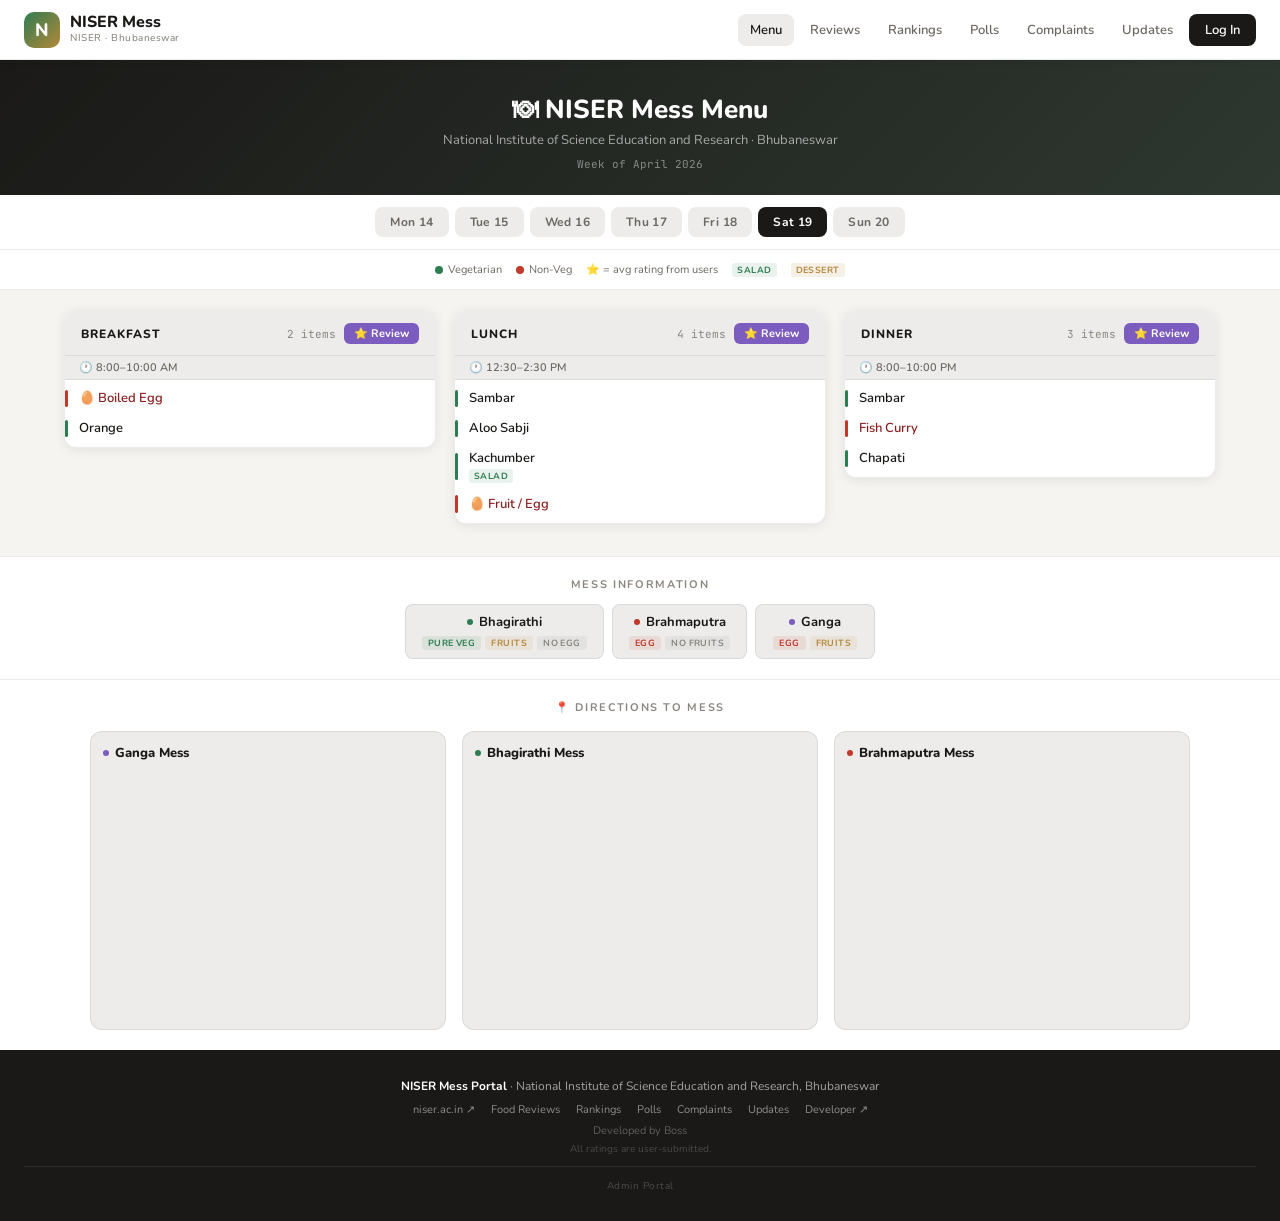
<file: index.html>
<!DOCTYPE html>
<html lang="en">
<head>
<meta charset="UTF-8">
<meta name="viewport" content="width=device-width, initial-scale=1.0">
<title>Menu — NISER Mess Portal</title>
<link rel="preconnect" href="https://fonts.googleapis.com">
<link href="https://fonts.googleapis.com/css2?family=Nunito:wght@400;500;600;700;800&family=JetBrains+Mono:wght@400;500&display=swap" rel="stylesheet">
<link rel="stylesheet" href="style.css">
</head>
<body>

<div id="toast" class="toast"></div>
<header class="site-header" id="site-header"></header>

<div class="menu-hero">
  <div class="menu-hero-title">🍽 NISER Mess Menu</div>
  <div class="menu-hero-sub">National Institute of Science Education and Research · Bhubaneswar</div>
  <div class="menu-hero-update" id="update-time">Loading…</div>
</div>

<nav class="day-nav" id="day-nav"></nav>

<div class="legend">
  <div class="leg-item"><div class="leg-dot" style="background:var(--veg)"></div> Vegetarian</div>
  <div class="leg-item"><div class="leg-dot" style="background:var(--nonveg)"></div> Non-Veg</div>
  <div class="leg-item">⭐ = avg rating from users</div>
  <div class="leg-item"><span class="badge badge-salad">SALAD</span></div>
  <div class="leg-item"><span class="badge badge-dessert">DESSERT</span></div>
</div>

<main class="menu-content">
  <div class="menu-grid" id="menu-grid">
    <div class="state-box"><div class="spinner"></div><span>Loading…</span></div>
  </div>
</main>

<div class="mess-section">
  <div class="mess-label">Mess Information</div>
  <div class="mess-pills">
    <div class="mess-pill">
      <div class="mess-pill-name"><span class="mdot mdot-veg"></span>Bhagirathi</div>
      <div class="mess-tags"><span class="mess-tag mt-veg">Pure Veg</span><span class="mess-tag mt-fruit">Fruits</span><span class="mess-tag mt-no">No Egg</span></div>
    </div>
    <div class="mess-pill">
      <div class="mess-pill-name"><span class="mdot mdot-egg"></span>Brahmaputra</div>
      <div class="mess-tags"><span class="mess-tag mt-egg">Egg</span><span class="mess-tag mt-no">No Fruits</span></div>
    </div>
    <div class="mess-pill">
      <div class="mess-pill-name"><span class="mdot mdot-both"></span>Ganga</div>
      <div class="mess-tags"><span class="mess-tag mt-egg">Egg</span><span class="mess-tag mt-fruit">Fruits</span></div>
    </div>
  </div>
</div>

<div class="mess-section" style="flex-direction:column;gap:16px;">
  <div class="mess-label">📍 Directions to Mess</div>
  <div class="maps-grid">
    <div class="map-card">
      <div class="map-card-title"><span class="mdot mdot-both" style="display:inline-block;"></span> Ganga Mess</div>
      <div class="map-desktop">
        <iframe src="https://www.google.com/maps/embed?pb=!1m18!1m12!1m3!1d1197.146323996733!2d85.68536197684976!3d20.17488355402522!2m3!1f0!2f0!3f0!3m2!1i1024!2i768!4f13.1!3m3!1m2!1s0x3a19aea9da06d951%3A0x43f124a60e88a5af!2s5MFM%2BVXH%2C%20Padanpur%2C%20Odisha%20752050!5e1!3m2!1sen!2sin!4v1776236858147!5m2!1sen!2sin" width="100%" height="240" style="border:0;border-radius:8px;" allowfullscreen loading="lazy"></iframe>
      </div>
      <div class="map-mobile"><a href="https://maps.google.com/?q=5MFM+VXHH,+Padanpur,+Odisha+752050" target="_blank" class="map-link-btn">🗺 Open Ganga Mess in Maps</a></div>
    </div>
    <div class="map-card">
      <div class="map-card-title"><span class="mdot mdot-veg" style="display:inline-block;"></span> Bhagirathi Mess</div>
      <div class="map-desktop">
        <iframe src="https://www.google.com/maps/embed?pb=!1m14!1m12!1m3!1d811.3634724173959!2d85.68671693475615!3d20.171090726966764!2m3!1f0!2f0!3f0!3m2!1i1024!2i768!4f13.1!5e1!3m2!1sen!2sin!4v1776236973464!5m2!1sen!2sin" width="100%" height="240" style="border:0;border-radius:8px;" allowfullscreen loading="lazy"></iframe>
      </div>
      <div class="map-mobile"><a href="https://maps.google.com/?q=20.171090,85.686716" target="_blank" class="map-link-btn">🗺 Open Bhagirathi Mess in Maps</a></div>
    </div>
    <div class="map-card">
      <div class="map-card-title"><span class="mdot mdot-egg" style="display:inline-block;"></span> Brahmaputra Mess</div>
      <div class="map-desktop">
        <iframe src="https://www.google.com/maps/embed?pb=!1m18!1m12!1m3!1d811.3634724173959!2d85.68671693475615!3d20.171090726966764!2m3!1f0!2f0!3f0!3m2!1i1024!2i768!4f13.1!3m3!1m2!1s0x3a19afc04a8896b7%3A0x73d88479ad202b40!2sCanteen%20Brahmaputra!5e1!3m2!1sen!2sin!4v1776237018429!5m2!1sen!2sin" width="100%" height="240" style="border:0;border-radius:8px;" allowfullscreen loading="lazy"></iframe>
      </div>
      <div class="map-mobile"><a href="https://maps.google.com/?q=Canteen+Brahmaputra+NISER+Bhubaneswar" target="_blank" class="map-link-btn">🗺 Open Brahmaputra Mess in Maps</a></div>
    </div>
  </div>
</div>

<footer class="site-footer" id="site-footer"></footer>

<script src="shared.js"></script>
<script src="app.js"></script>
<script>
const SHEET_CSV_URL = 'https://docs.google.com/spreadsheets/d/e/2PACX-1vSZ3e1ImbssqqrpQRO8KuEKvL8Zq69xZVApqriqcvRlisgOFHDzSvXbtyEYLI0UhQBLpLcuoFxtQJ8N/pub?gid=127683587&single=true&output=csv';

renderHeader('menu');
renderFooter();
initMenuPage();
</script>
</body>
</html>
</file>
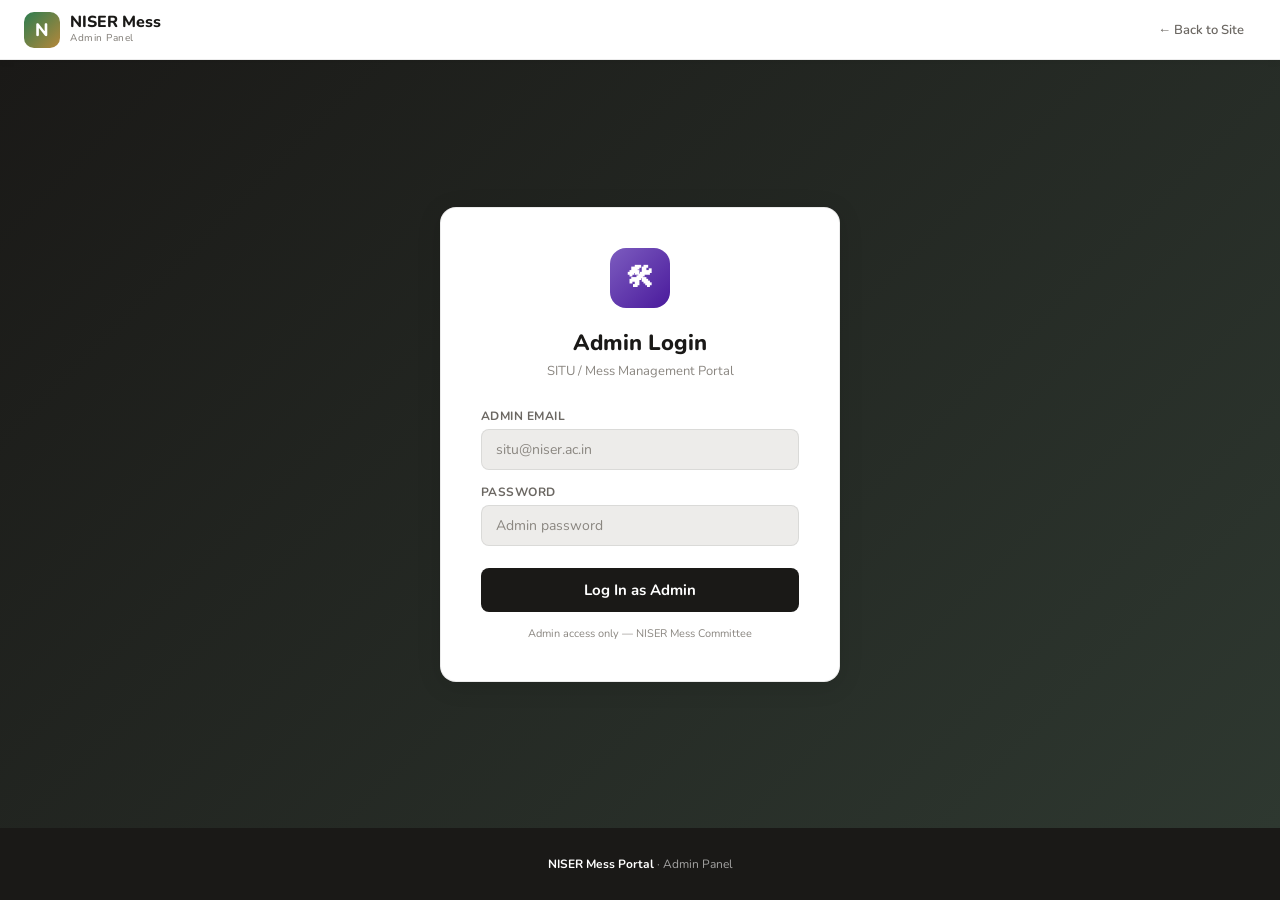
<file: admin.html>
<!DOCTYPE html>
<html lang="en">
<head>
<meta charset="UTF-8">
<meta name="viewport" content="width=device-width, initial-scale=1.0">
<title>Admin Panel — NISER Mess Portal</title>
<link rel="preconnect" href="https://fonts.googleapis.com">
<link href="https://fonts.googleapis.com/css2?family=Nunito:wght@400;500;600;700;800&family=JetBrains+Mono:wght@400;500&display=swap" rel="stylesheet">
<link rel="stylesheet" href="style.css">
<style>
.poll-admin-card{background:var(--bg3);border:1px solid var(--border);border-radius:var(--radius2);padding:14px;margin-bottom:12px;}
.complaint-admin-item{background:var(--bg3);border:1px solid var(--border);border-radius:var(--radius2);padding:14px;margin-bottom:10px;}
.ci-type-badge{background:var(--bg2);border-radius:6px;padding:3px 10px;font-size:11px;font-weight:800;}
.update-form-card{background:var(--bg3);border:1px solid var(--border);border-radius:var(--radius);padding:18px;margin-bottom:16px;}
.poll-admin-actions{display:flex;gap:6px;flex-wrap:wrap;margin-top:10px;}
.edit-poll-form{background:var(--bg2);border:1px solid var(--border2);border-radius:var(--radius2);padding:12px;margin-top:10px;display:none;}
.edit-poll-form.open{display:block;}
/* Decrypt modal */
.decrypt-gate{background:rgba(181,135,58,0.08);border:1px solid rgba(181,135,58,0.25);border-radius:10px;padding:14px 18px;margin-bottom:16px;}
/* Archive section */
.archived-polls-section{margin-top:24px;border-top:2px dashed var(--border2);padding-top:20px;}
/* Publisher tag */
.published-by-tag{font-size:11px;color:var(--muted2);font-style:italic;margin-top:6px;}
/* Complaint status sections */
.complaint-status-tabs{display:flex;gap:0;border:1.5px solid var(--border);border-radius:8px;overflow:hidden;margin-bottom:14px;}
.cst-tab{flex:1;padding:8px;font-size:11px;font-weight:700;background:var(--bg3);color:var(--muted2);border:none;cursor:pointer;}
.cst-tab.active{background:var(--text);color:#fff;}
</style>
</head>
<body>
<div id="toast" class="toast"></div>

<!-- DECRYPT MODAL -->
<div class="modal-overlay hidden" id="decrypt-modal">
  <div class="modal-card">
    <div class="modal-title">🔓 Decrypted Identity</div>
    <div class="modal-row"><strong>Code Name</strong><span id="md-codename">—</span></div>
    <div class="modal-row"><strong>Real Name</strong><span id="md-name">—</span></div>
    <div class="modal-row"><strong>Roll No.</strong><span id="md-roll">—</span></div>
    <div class="modal-row"><strong>Email</strong><span id="md-email">—</span></div>
    <div class="modal-row"><strong>Programme</strong><span id="md-prog">—</span></div>
    <div class="modal-row"><strong>Joined</strong><span id="md-joined">—</span></div>
    <div class="modal-warn">⚠️ Sensitive — admin use only. Handle with care.</div>
    <button class="modal-close" onclick="closeDecryptModal()">Close</button>
  </div>
</div>

<!-- ADMIN LOGIN GATE -->
<div id="admin-login-gate" style="min-height:100vh;display:flex;flex-direction:column;">
  <header class="site-header">
    <a class="header-brand" href="index.html"><div class="header-logo">N</div>
      <div><div class="header-title">NISER Mess</div><div class="header-sub">Admin Panel</div></div></a>
    <nav class="header-nav"><a class="nav-btn" href="index.html">← Back to Site</a></nav>
  </header>
  <div class="admin-login-wrap" style="flex:1;">
    <div class="admin-login-card">
      <div class="admin-login-logo">🛠</div>
      <div class="auth-title">Admin Login</div>
      <div class="auth-sub">SITU / Mess Management Portal</div>
      <div class="form-group"><label class="form-label">Admin Email</label>
        <input class="form-input" type="email" id="adm-email" placeholder="situ@niser.ac.in" onkeydown="if(event.key==='Enter')doAdminLogin()"></div>
      <div class="form-group"><label class="form-label">Password</label>
        <input class="form-input" type="password" id="adm-pass" placeholder="Admin password" onkeydown="if(event.key==='Enter')doAdminLogin()"></div>
      <div class="form-error" id="adm-error">Invalid admin credentials.</div>
      <button class="btn-main" onclick="doAdminLogin()">Log In as Admin</button>
      <div style="text-align:center;margin-top:14px;font-size:11px;color:var(--muted);">Admin access only — NISER Mess Committee</div>
    </div>
  </div>
  <footer class="site-footer"><strong>NISER Mess Portal</strong> · Admin Panel</footer>
</div>

<!-- FULL ADMIN PANEL -->
<div id="admin-panel-wrap" style="display:none;min-height:100vh;flex-direction:column;">
  <header class="site-header" id="site-header-admin">
    <a class="header-brand" href="index.html">
      <div class="header-logo" style="background:linear-gradient(135deg,#7c5cbf,#4a1a9c);">🛠</div>
      <div><div class="header-title">NISER Mess</div><div class="header-sub">Admin Panel — SITU</div></div></a>
    <nav class="header-nav">
      <a class="nav-btn" href="index.html">← Back to Site</a>
      <button class="btn-export" onclick="exportCSV()">⬇ Export CSV</button>
      <button class="btn-sm btn-danger" onclick="adminLogout()" style="padding:7px 14px;">Log Out</button>
    </nav>
  </header>

  <!-- Admin Tabs -->
  <div style="background:var(--bg2);border-bottom:1px solid var(--border);padding:0 24px;display:flex;gap:0;overflow-x:auto;">
    <button class="admin-tab active" id="atab-stats"      onclick="switchAdminTab('stats')">📊 Statistics</button>
    <button class="admin-tab" id="atab-reviews"           onclick="switchAdminTab('reviews')">💬 Reviews</button>
    <button class="admin-tab" id="atab-users"             onclick="switchAdminTab('users')">👥 Users</button>
    <button class="admin-tab" id="atab-anon"              onclick="switchAdminTab('anon')">🕵️ Anonymous</button>
    <button class="admin-tab" id="atab-polls"             onclick="switchAdminTab('polls')">📊 Polls</button>
    <button class="admin-tab" id="atab-complaints"        onclick="switchAdminTab('complaints')">📣 Complaints</button>
    <button class="admin-tab" id="atab-updates"           onclick="switchAdminTab('updates')">🔔 Updates</button>
  </div>

  <div style="flex:1;padding:24px;max-width:1200px;margin:0 auto;width:100%;">

    <!-- STATISTICS TAB -->
    <div id="admin-panel-stats">
      <div class="section-hero" style="border-radius:12px;margin-bottom:20px;">
        <h1>📊 Data Analytics Dashboard</h1><p>Complete food &amp; user statistics.</p>
      </div>
      <div class="stat-cards-grid" id="stat-cards"></div>
      <div class="admin-section"><div class="admin-section-head">🏆 Top Rated Food Items</div><div class="admin-section-body" id="top-foods-body">Loading…</div></div>
      <div class="admin-section"><div class="admin-section-head">⚠️ Lowest Rated Items</div><div class="admin-section-body" id="low-foods-body">Loading…</div></div>
      <div class="admin-section"><div class="admin-section-head">📧 EmailJS System Status</div><div class="admin-section-body" id="email-status-grid" style="display:grid;grid-template-columns:repeat(auto-fill,minmax(160px,1fr));gap:10px;"></div></div>
    </div>

    <!-- REVIEWS TAB -->
    <div id="admin-panel-reviews" style="display:none;">
      <div class="admin-section"><div class="admin-section-head">💬 Review Moderation</div><div class="admin-section-body" id="mod-reviews-body">Loading…</div></div>
    </div>

    <!-- USERS TAB -->
    <div id="admin-panel-users" style="display:none;">
      <div class="admin-section"><div class="admin-section-head">👥 Registered Users</div>
        <div class="admin-section-body" style="overflow-x:auto;">
          <table class="admin-table"><thead><tr><th>Name</th><th>Email</th><th>Mobile</th><th>Programme</th><th>Joined</th></tr></thead>
          <tbody id="users-tbody"></tbody></table>
        </div></div>
    </div>

    <!-- ANONYMOUS TAB -->
    <div id="admin-panel-anon" style="display:none;">
      <!-- Decrypt gate -->
      <div class="decrypt-gate" id="decrypt-gate">
        <div style="font-size:13px;font-weight:700;margin-bottom:8px;color:var(--accent);">🔐 Decrypt Mode Locked</div>
        <div style="font-size:12px;color:var(--muted2);margin-bottom:10px;">Enter the decrypt password to reveal anonymous identities.</div>
        <div style="display:flex;gap:8px;">
          <input class="form-input" type="password" id="decrypt-gate-pass" placeholder="Decrypt password" style="max-width:220px;font-size:12px;">
          <button class="btn-sm btn-success" onclick="unlockDecrypt()">Unlock</button>
        </div>
        <div class="form-error" id="decrypt-gate-error" style="margin-top:6px;"></div>
      </div>
      <div style="background:rgba(124,92,191,0.07);border:1px solid rgba(124,92,191,0.2);border-radius:10px;padding:14px 18px;margin-bottom:20px;font-size:13px;color:var(--muted2);line-height:1.7;">
        🔒 Anonymous users' real identities are XOR-obfuscated. Unlock decrypt mode to reveal individual details.
      </div>
      <div class="admin-section"><div class="admin-section-head">🕵️ Anonymous Reviewer Accounts</div>
        <div class="admin-section-body" style="overflow-x:auto;">
          <table class="admin-table"><thead><tr><th>Code Name</th><th>Programme</th><th>Joined</th><th>Decrypt Identity</th></tr></thead>
          <tbody id="anon-tbody"></tbody></table>
        </div></div>
    </div>

    <!-- POLLS TAB -->
    <div id="admin-panel-polls" style="display:none;">
      <!-- Publisher name -->
      <div class="admin-section">
        <div class="admin-section-head">👤 Publisher Name</div>
        <div class="admin-section-body">
          <div style="display:flex;gap:8px;align-items:center;flex-wrap:wrap;">
            <input class="form-input" type="text" id="publisher-name" placeholder="Your name (e.g. Rahul Sharma)" style="max-width:260px;">
            <span style="font-size:12px;color:var(--muted2);">→ Published by <strong id="publisher-preview">Name</strong> — Mess Committee</span>
          </div>
          <div style="font-size:11px;color:var(--muted);margin-top:4px;">This name will appear on all polls, updates, and complaint remarks you post.</div>
        </div>
      </div>

      <!-- Create official poll -->
      <div class="admin-section">
        <div class="admin-section-head">➕ Create New Official Poll</div>
        <div class="admin-section-body">
          <div class="form-group"><label class="form-label">Poll Question *</label>
            <input class="form-input" type="text" id="new-poll-q" placeholder="e.g. Should we add more South Indian dishes?"></div>
          <div class="form-group"><label class="form-label">Description (optional)</label>
            <input class="form-input" type="text" id="new-poll-desc" placeholder="Short context for students"></div>
          <div class="form-group">
            <label class="form-label">Options * (one per line, 2–6)</label>
            <textarea class="frc-comment-inp" id="new-poll-opts" rows="4" placeholder="Yes, add more&#10;No, current is fine&#10;Reduce non-veg instead"></textarea>
            <!-- Food items quick-add -->
            <div style="margin-top:8px;">
              <div style="font-size:11px;color:var(--muted2);font-weight:700;margin-bottom:4px;">Or pick food items from menu:</div>
              <div id="food-items-picker" style="display:flex;flex-wrap:wrap;gap:4px;max-height:120px;overflow-y:auto;">
                <div style="font-size:11px;color:var(--muted);">Loading menu items…</div>
              </div>
            </div>
          </div>
          <div class="form-group"><label class="form-label">Closes On (optional)</label>
            <input class="form-input" type="date" id="new-poll-ends"></div>
          <button class="btn-main" style="max-width:200px;" onclick="createOfficialPoll()">🗳 Create Official Poll</button>
        </div>
      </div>

      <!-- Active official polls -->
      <div class="admin-section"><div class="admin-section-head">📌 Active Official Polls</div>
        <div class="admin-section-body" id="custom-polls-admin">Loading…</div></div>

      <!-- Active community polls -->
      <div class="admin-section"><div class="admin-section-head">✏️ Active Community Polls</div>
        <div class="admin-section-body" id="user-polls-admin">Loading…</div></div>

      <!-- Archived polls (closed >7 days) — admin only -->
      <div class="admin-section archived-polls-section">
        <div class="admin-section-head">🗄 Archived Polls <span style="font-size:11px;color:var(--muted);font-weight:400;">(closed more than 7 days ago — admin only)</span></div>
        <div class="admin-section-body" id="archived-polls-admin">Loading…</div>
      </div>
    </div>

    <!-- COMPLAINTS TAB -->
    <div id="admin-panel-complaints" style="display:none;">
      <div class="admin-section"><div class="admin-section-head">📣 Complaint Management</div>
        <!-- Status tabs -->
        <div class="complaint-status-tabs">
          <button class="cst-tab active" onclick="switchComplaintAdminTab('open',this)">🔴 Open</button>
          <button class="cst-tab" onclick="switchComplaintAdminTab('inprogress',this)">🔄 Processing</button>
          <button class="cst-tab" onclick="switchComplaintAdminTab('resolved',this)">✅ Resolved</button>
        </div>
        <div class="admin-section-body" id="complaints-admin-body">Loading…</div>
      </div>
    </div>

    <!-- UPDATES TAB -->
    <div id="admin-panel-updates" style="display:none;">
      <div class="admin-section"><div class="admin-section-head">➕ Post New Update</div>
        <div class="admin-section-body">
          <div class="form-group"><label class="form-label">Type</label>
            <select class="form-input" id="upd-type" style="width:auto;">
              <option value="announcement">📢 Announcement</option>
              <option value="resolved">✅ Issue Resolved</option>
              <option value="improvement">🔧 Improvement</option>
              <option value="alert">🚨 Alert</option>
              <option value="notice">📋 Notice</option>
            </select></div>
          <div class="form-group"><label class="form-label">Title *</label>
            <input class="form-input" type="text" id="upd-title" placeholder="Update title"></div>
          <div class="form-group"><label class="form-label">Body *</label>
            <textarea class="frc-comment-inp" id="upd-body" rows="4" placeholder="Detailed update message…"></textarea></div>
          <div class="form-group"><label class="form-label">Related Complaint ID (optional)</label>
            <input class="form-input" type="text" id="upd-complaint" placeholder="e.g. 1748001234567"></div>
          <button class="btn-main" style="max-width:220px;" onclick="postUpdate()">🔔 Post Update</button>
        </div></div>
      <div class="admin-section"><div class="admin-section-head">🔔 All Updates</div>
        <div class="admin-section-body" id="updates-admin-body">Loading…</div></div>
    </div>

  </div>
  <footer class="site-footer"><strong>NISER Mess Portal</strong> · Admin Panel (SITU) — For internal use only<div style="margin-top:6px;font-size:11px;opacity:0.5;">Developed by Boss</div></footer>
</div>

<script src="shared.js"></script>
<script src="app.js"></script>
<script>
const ADMIN_EMAIL  = 'shubhranshu@niser.ac.in';
const ADMIN_PASS   = 'situ123';
const ADMIN_EMAIL2 = 'admin@niser.ac.in';
const ADMIN_PASS2  = 'SHUBU-24';
const DECRYPT_PASSWORD = 'decrypt-me';
let _decryptUnlocked = false;
let _adminComplaintsData = [], _adminComplaintTab = 'open';
let _adminPollsData = [];

function obfuscate(str) {
  const key='NISER2024SITU';
  return btoa(str.split('').map((c,i)=>String.fromCharCode(c.charCodeAt(0)^key.charCodeAt(i%key.length))).join(''));
}
function deobfuscate(encoded) {
  const key='NISER2024SITU';
  try{return atob(encoded).split('').map((c,i)=>String.fromCharCode(c.charCodeAt(0)^key.charCodeAt(i%key.length))).join('');}
  catch{return '[decode error]';}
}

function foodKey(n){return n.trim().toUpperCase().replace(/\s+/g,'_');}
function getPublisher() {
  const name=document.getElementById('publisher-name')?.value.trim()||'Admin';
  return name+' — Mess Committee';
}
document.addEventListener('input', e => {
  if(e.target.id==='publisher-name'){
    const el=document.getElementById('publisher-preview');
    if(el) el.textContent=e.target.value.trim()||'Name';
  }
});

(function init() {
  const s=Session.get();
  if(s&&s.isAdmin){showAdminPanel();buildAdminStats();}
})();

function doAdminLogin() {
  const email=document.getElementById('adm-email').value.trim().toLowerCase();
  const pass=document.getElementById('adm-pass').value;
  const errEl=document.getElementById('adm-error'); errEl.classList.remove('show');
  if((email===ADMIN_EMAIL&&pass===ADMIN_PASS)||(email===ADMIN_EMAIL2&&pass===ADMIN_PASS2)){
    Session.set({email,name:'Admin SITU',isAdmin:true});
    showAdminPanel(); buildAdminStats(); showToast('Welcome, Admin SITU! 🛠');
  } else { errEl.classList.add('show'); }
}

function showAdminPanel(){
  document.getElementById('admin-login-gate').style.display='none';
  document.getElementById('admin-panel-wrap').style.display='flex';
  document.getElementById('admin-panel-wrap').style.flexDirection='column';
}
function adminLogout(){
  Session.clear();
  document.getElementById('admin-panel-wrap').style.display='none';
  document.getElementById('admin-login-gate').style.display='flex';
  showToast('Logged out.');
}

function switchAdminTab(tab){
  ['stats','reviews','users','anon','polls','complaints','updates'].forEach(t=>{
    const p=document.getElementById('admin-panel-'+t); if(p) p.style.display=t===tab?'':'none';
    const b=document.getElementById('atab-'+t); if(b) b.classList.toggle('active',t===tab);
  });
  if(tab==='stats')      buildAdminStats();
  if(tab==='reviews')    buildReviewModeration();
  if(tab==='users')      buildUsersTable();
  if(tab==='anon')       buildAnonTable();
  if(tab==='polls')      buildPollsAdmin();
  if(tab==='complaints') buildComplaintsAdmin();
  if(tab==='updates')    buildUpdatesAdmin();
}

// ── DECRYPT GATE ──────────────────────────────────────
function unlockDecrypt() {
  const pass=document.getElementById('decrypt-gate-pass').value;
  const errEl=document.getElementById('decrypt-gate-error'); errEl.classList.remove('show');
  if(pass===DECRYPT_PASSWORD){
    _decryptUnlocked=true;
    document.getElementById('decrypt-gate').style.display='none';
    showToast('🔓 Decrypt mode unlocked');
    buildAnonTable();
  } else {
    errEl.textContent='Wrong decrypt password.'; errEl.classList.add('show');
  }
}

// ── STATS ─────────────────────────────────────────────
async function buildAdminStats() {
  const statCards=document.getElementById('stat-cards');
  if(statCards) statCards.innerHTML='<div style="color:var(--muted);font-size:13px;">Loading stats…</div>';
  let reviews={}, complaints=[];
  try {
    const rv=await fetchReviews(); if(rv.status==='ok') reviews=rv.reviews;
    const cv=await fetchComplaints(); if(cv.status==='ok') complaints=cv.complaints;
  } catch(e){}

  const allRatings=Object.values(reviews).flatMap(r=>r.ratings||[]);
  const totalRatings=allRatings.length;
  const overallAvg=totalRatings?(allRatings.reduce((s,r)=>s+r.value,0)/totalRatings).toFixed(2):0;
  const openComplaints=complaints.filter(c=>c.status==='open').length;

  if(statCards) statCards.innerHTML=[
    {val:totalRatings,label:'Total Ratings',color:'#b5873a'},
    {val:allRatings.filter(r=>r.email.startsWith('anon::')).length,label:'Anonymous Ratings',color:'#7c5cbf'},
    {val:overallAvg>0?overallAvg+' ★':'N/A',label:'Overall Avg Rating',color:'#f0a500'},
    {val:Object.keys(reviews).length,label:'Food Items Rated',color:'#1a1917'},
    {val:complaints.length,label:'Total Complaints',color:'#c0392b'},
    {val:openComplaints,label:'Open Complaints',color:'#e67e22'},
  ].map(s=>`<div class="stat-card"><div class="stat-card-val" style="color:${s.color}">${s.val}</div><div class="stat-card-label">${s.label}</div></div>`).join('');

  const items=Object.values(reviews).filter(r=>r.ratings?.length)
    .map(r=>({...r,avg:r.ratings.reduce((s,x)=>s+x.value,0)/r.ratings.length}))
    .sort((a,b)=>b.avg-a.avg);
  const topEl=document.getElementById('top-foods-body');
  if(topEl) topEl.innerHTML=items.slice(0,10).map((item,i)=>`
    <div class="compare-row">
      <div class="compare-label">${['🥇','🥈','🥉'][i]||(i+1)+'.'} ${item.itemName}</div>
      <div class="compare-bar-wrap"><div class="mess-compare-bar" style="width:${(item.avg/5*100).toFixed(0)}%"></div></div>
      <div class="compare-score">${item.avg.toFixed(2)}</div>
    </div>`).join('')||'<div style="color:var(--muted);font-size:13px;">No ratings yet.</div>';

  const lowEl=document.getElementById('low-foods-body');
  if(lowEl) lowEl.innerHTML=items.filter(r=>r.ratings.length>=2).slice(-5).reverse().map(item=>`
    <div class="compare-row">
      <div class="compare-label" style="color:var(--red);">⚠️ ${item.itemName}</div>
      <div class="compare-bar-wrap"><div class="mess-compare-bar" style="width:${(item.avg/5*100).toFixed(0)}%;background:linear-gradient(90deg,#c0392b,#e74c3c);"></div></div>
      <div class="compare-score" style="color:var(--red);">${item.avg.toFixed(2)}</div>
    </div>`).join('')||'<div style="color:var(--muted);font-size:13px;">Not enough data yet.</div>';

  const emailEl=document.getElementById('email-status-grid');
  if(emailEl&&typeof getEmailSystemStatus==='function'){
    const statuses=getEmailSystemStatus();
    emailEl.innerHTML=statuses.map(s=>`<div style="padding:8px 10px;border-radius:8px;background:${s.active?'rgba(46,125,80,0.10)':'var(--bg3)'};border:1px solid ${s.active?'rgba(46,125,80,0.3)':'var(--border)'};">
      <div style="font-weight:700;color:${s.active?'var(--green)':'var(--muted2)'};">Sys ${s.num}${s.active?' ✓ ACTIVE':''}</div>
      <div style="font-size:12px;color:var(--muted);">${s.remaining}/${s.limit} left</div>
    </div>`).join('');
  }
}

// ── REVIEW MODERATION ─────────────────────────────────
async function buildReviewModeration() {
  const el=document.getElementById('mod-reviews-body'); if(!el) return;
  el.innerHTML='Loading…';
  let reviews={};
  try{const rv=await fetchReviews();if(rv.status==='ok')reviews=rv.reviews;}catch(e){}
  let html='',found=false;
  Object.values(reviews).forEach(r=>{
    (r.comments||[]).forEach(c=>{
      found=true;
      const isAnon=c.email.startsWith('anon::');
      html+=`<div style="display:flex;align-items:center;gap:10px;padding:8px 0;border-bottom:1px solid var(--border);font-size:13px;">
        <div style="flex:1;">
          <strong>${r.itemName}</strong> — <span style="color:var(--muted2);">${isAnon?'🕵️ ':''}${c.name.split(' ')[0]}</span>
          <div style="color:var(--muted);font-style:italic;font-size:12px;">"${c.comment}"</div>
        </div>
        <span style="font-size:11px;color:var(--muted);">${c.date}</span>
      </div>`;
    });
  });
  el.innerHTML=found?html:'<div style="color:var(--muted);font-size:13px;">No comments yet.</div>';
}

// ── USERS TABLE ───────────────────────────────────────
async function buildUsersTable() {
  const tbody=document.getElementById('users-tbody'); if(!tbody) return;
  tbody.innerHTML='<tr><td colspan="5" style="text-align:center;color:var(--muted);padding:20px;">Loading…</td></tr>';
  // Users data comes from sheet — display what we know from the session and any sheet data
  // Note: for privacy, we show the review data aggregated
  let reviews={};
  try{const rv=await fetchReviews();if(rv.status==='ok')reviews=rv.reviews;}catch(e){}
  // Get unique emails from reviews
  const usersMap={};
  Object.values(reviews).forEach(r=>{
    (r.ratings||[]).forEach(rt=>{
      if(!rt.email.startsWith('anon::')&&rt.email){
        if(!usersMap[rt.email]) usersMap[rt.email]={email:rt.email,name:rt.name,reviews:0};
        usersMap[rt.email].reviews++;
      }
    });
  });
  const rows=Object.values(usersMap);
  if(!rows.length){tbody.innerHTML='<tr><td colspan="5" style="text-align:center;color:var(--muted);padding:20px;">No user review data yet.</td></tr>';return;}
  tbody.innerHTML=rows.map(u=>`
    <tr>
      <td style="font-weight:700;">${u.name||'—'}</td>
      <td style="color:var(--muted2);font-size:12px;">${u.email}</td>
      <td>—</td><td>—</td>
      <td style="font-weight:700;">${u.reviews} reviews</td>
    </tr>`).join('');
}

// ── ANONYMOUS TABLE ───────────────────────────────────
async function buildAnonTable() {
  const tbody=document.getElementById('anon-tbody'); if(!tbody) return;
  tbody.innerHTML='<tr><td colspan="4" style="text-align:center;color:var(--muted);padding:20px;">Loading…</td></tr>';
  let reviews={};
  try{const rv=await fetchReviews();if(rv.status==='ok')reviews=rv.reviews;}catch(e){}
  // Collect anon user info from reviews
  const anonMap={};
  Object.values(reviews).forEach(r=>{
    (r.ratings||[]).forEach(rt=>{
      if(rt.email.startsWith('anon::')){
        if(!anonMap[rt.email]) anonMap[rt.email]={codeName:rt.name,email:rt.email,reviews:0,programme:'—'};
        anonMap[rt.email].reviews++;
      }
    });
  });
  const rows=Object.values(anonMap);
  if(!rows.length){tbody.innerHTML='<tr><td colspan="4" style="text-align:center;color:var(--muted);padding:20px;">No anonymous reviews yet.</td></tr>';return;}
  tbody.innerHTML=rows.map(a=>`
    <tr>
      <td><span class="anon-badge">${a.codeName}</span></td>
      <td><span style="font-size:11px;background:var(--bg3);padding:2px 8px;border-radius:4px;font-weight:700;">${a.programme}</span></td>
      <td>—</td>
      <td>${_decryptUnlocked
        ? `<div style="font-size:11px;color:var(--muted);font-family:'JetBrains Mono',monospace;">${a.email}</div>`
        : '<span style="font-size:11px;color:var(--muted);">🔒 Locked</span>'
      }</td>
    </tr>`).join('');
}

// ── POLLS ADMIN ───────────────────────────────────────
async function buildPollsAdmin() {
  document.getElementById('custom-polls-admin').innerHTML='Loading…';
  document.getElementById('user-polls-admin').innerHTML='Loading…';
  document.getElementById('archived-polls-admin').innerHTML='Loading…';
  try{const res=await fetchPolls();if(res.status==='ok')_adminPollsData=res.polls||[];}catch(e){_adminPollsData=[];}

  // Load food items for picker
  loadFoodItemsPicker();

  const now=Date.now(), sevenDaysAgo=now-7*24*60*60*1000;
  const official = _adminPollsData.filter(p=>p.type==='official');
  const user     = _adminPollsData.filter(p=>p.type==='user');
  const archived = _adminPollsData.filter(p=>p.active===false && p.closedAt && p.closedAt < sevenDaysAgo);
  const activeOfficial = official.filter(p=>!(p.active===false && p.closedAt && p.closedAt < sevenDaysAgo));
  const activeUser     = user.filter(p=>!(p.active===false && p.closedAt && p.closedAt < sevenDaysAgo));

  renderPollsAdminList('custom-polls-admin', activeOfficial, 'official');
  renderPollsAdminList('user-polls-admin', activeUser, 'user');
  renderPollsAdminList('archived-polls-admin', archived, null, true);
}

async function loadFoodItemsPicker() {
  const picker=document.getElementById('food-items-picker'); if(!picker) return;
  try{
    const res=await fetchMenuItems();
    if(res.status==='ok'&&res.items.length){
      picker.innerHTML=res.items.map(item=>`<button type="button" onclick="addFoodItemToOpts('${item.replace(/'/g,"\\'")}')" style="background:var(--bg3);border:1px solid var(--border2);border-radius:5px;padding:3px 8px;font-size:11px;cursor:pointer;color:var(--muted2);">${item}</button>`).join('');
    } else {picker.innerHTML='<div style="font-size:11px;color:var(--muted);">No menu items yet.</div>';}
  }catch(e){picker.innerHTML='<div style="font-size:11px;color:var(--muted);">Could not load items.</div>';}
}

function addFoodItemToOpts(item) {
  const ta=document.getElementById('new-poll-opts');
  if(ta) ta.value=(ta.value?ta.value.trim()+'\n':'')+item;
}

function renderPollsAdminList(containerId, polls, type, isArchive) {
  const el=document.getElementById(containerId); if(!el) return;
  if(!polls.length){el.innerHTML=`<div style="color:var(--muted);font-size:13px;">No ${isArchive?'archived':type==='official'?'official':'community'} polls.</div>`;return;}
  el.innerHTML=polls.map((p,idx)=>{
    const isActive=p.active!==false&&(!p.expiresAt||Date.now()<p.expiresAt);
    return `<div class="poll-admin-card" id="padmin-${p.id}">
      <div style="display:flex;align-items:center;justify-content:space-between;margin-bottom:6px;flex-wrap:wrap;gap:6px;">
        <div>
          <strong>${p.question}</strong>
          <span style="font-size:10px;background:var(--bg2);color:var(--muted2);padding:2px 8px;border-radius:4px;margin-left:6px;">${p.type==='official'?'📌 Official':'✏️ Community'}</span>
          ${!isActive?'<span style="font-size:10px;background:rgba(192,57,43,0.1);color:var(--red);padding:2px 8px;border-radius:5px;font-weight:700;margin-left:6px;">🔒 Closed</span>':''}
          ${p.adminRemark?`<span style="font-size:10px;background:${p.remarkType==='accepted'?'rgba(46,125,80,0.1)':'rgba(192,57,43,0.1)'};color:${p.remarkType==='accepted'?'var(--green)':'var(--red)'};padding:2px 8px;border-radius:5px;font-weight:700;margin-left:6px;">${p.remarkType==='accepted'?'✅ Accepted':'❌ Rejected'}</span>`:''}
        </div>
        <div style="display:flex;gap:6px;flex-wrap:wrap;">
          ${!isArchive?`<button class="btn-sm" onclick="toggleEditPollAdmin('${p.id}')">✏️ Edit</button>
          ${isActive
            ?`<button class="btn-sm btn-danger" onclick="adminClosePoll('${p.id}')">🔒 Close</button>`
            :`<button class="btn-sm btn-success" onclick="adminReopenPoll('${p.id}')">🔓 Reopen</button>`}
          <button class="btn-sm btn-danger" onclick="adminDeletePoll('${p.id}')">🗑 Delete</button>`:''}
          <button class="btn-sm" onclick="toggleRemarkForm('${p.id}')">📝 Remark</button>
        </div>
      </div>
      ${p.desc?`<div style="font-size:12px;color:var(--muted2);margin-bottom:8px;">${p.desc}</div>`:''}
      <div style="font-size:11px;color:var(--muted);margin-bottom:6px;">Created by ${p.createdBy||'Admin'} · ${p.expiresAt?'Closes '+new Date(p.expiresAt).toLocaleDateString('en-IN'):'No end date'}</div>
      <div style="font-size:11px;color:var(--muted2);margin-bottom:4px;">${p.options.join(' | ')}</div>

      <!-- Edit form -->
      <div class="edit-poll-form" id="epf-${p.id}">
        <div class="form-group"><label class="form-label" style="font-size:11px;">Question</label>
          <input class="form-input" style="font-size:12px;" id="epq-${p.id}" value="${p.question.replace(/"/g,'&quot;')}"></div>
        <div class="form-group"><label class="form-label" style="font-size:11px;">Description</label>
          <input class="form-input" style="font-size:12px;" id="epd-${p.id}" value="${(p.desc||'').replace(/"/g,'&quot;')}"></div>
        <div class="form-group"><label class="form-label" style="font-size:11px;">Expires At (ISO)</label>
          <input class="form-input" style="font-size:12px;" id="epe-${p.id}" value="${p.expiresAt?new Date(p.expiresAt).toISOString().slice(0,10):''}"></div>
        <div style="display:flex;gap:8px;margin-top:8px;">
          <button class="btn-sm btn-success" onclick="adminSavePoll('${p.id}')">💾 Save</button>
          <button class="btn-sm" onclick="toggleEditPollAdmin('${p.id}')">Cancel</button>
        </div>
      </div>

      <!-- Remark form -->
      <div class="edit-poll-form" id="rrf-${p.id}">
        <div style="font-size:12px;font-weight:700;margin-bottom:8px;color:var(--accent2);">📝 Admin Remark (shown as stamp on poll)</div>
        <div class="form-group"><label class="form-label" style="font-size:11px;">Decision</label>
          <select class="form-input" style="font-size:12px;width:auto;" id="rrt-${p.id}">
            <option value="accepted">✅ Accepted</option>
            <option value="rejected">❌ Rejected</option>
          </select></div>
        <div class="form-group"><label class="form-label" style="font-size:11px;">Reason / Note *</label>
          <input class="form-input" style="font-size:12px;" id="rrn-${p.id}" placeholder="e.g. Will be added from next month" value="${(p.adminRemark||'').replace(/"/g,'&quot;')}"></div>
        <div style="display:flex;gap:8px;margin-top:8px;">
          <button class="btn-sm btn-success" onclick="adminSaveRemark('${p.id}')">✅ Post Remark</button>
          <button class="btn-sm" onclick="toggleRemarkForm('${p.id}')">Cancel</button>
        </div>
      </div>
      ${p.adminRemark?`<div style="font-size:11px;color:${p.remarkType==='accepted'?'var(--green)':'var(--red)'};margin-top:6px;">📌 Remark: "${p.adminRemark}" — by ${p.remarkBy||'SITU Mess Committee'}</div>`:''}
    </div>`;
  }).join('');
}

function toggleEditPollAdmin(id){const f=document.getElementById('epf-'+id);if(f)f.classList.toggle('open');}
function toggleRemarkForm(id){const f=document.getElementById('rrf-'+id);if(f)f.classList.toggle('open');}

async function adminSavePoll(id) {
  const q=document.getElementById('epq-'+id)?.value.trim();
  const d=document.getElementById('epd-'+id)?.value.trim();
  const e=document.getElementById('epe-'+id)?.value;
  await sheetPost({action:'updatePoll',pollId:id,question:q,desc:d,expiresAt:e?new Date(e).toISOString():''});
  showToast('Poll updated ✅'); buildPollsAdmin();
}

async function adminClosePoll(id) {
  if(!confirm('Close this poll? Voting will be disabled.')) return;
  await sheetPost({action:'closePoll',pollId:id}); showToast('Poll closed.'); buildPollsAdmin();
}
async function adminReopenPoll(id) {
  await sheetPost({action:'reopenPoll',pollId:id}); showToast('Poll reopened ✅'); buildPollsAdmin();
}
async function adminDeletePoll(id) {
  if(!confirm('Delete this poll permanently?')) return;
  await sheetPost({action:'deletePoll',pollId:id}); showToast('Poll deleted.'); buildPollsAdmin();
}
async function adminSaveRemark(id) {
  const remarkType=document.getElementById('rrt-'+id)?.value||'accepted';
  const remark=document.getElementById('rrn-'+id)?.value.trim();
  if(!remark){showToast('Please enter a reason.');return;}
  const remarkBy=getPublisher();
  await sheetPost({action:'addPollRemark',pollId:id,remark,remarkType,remarkBy});
  showToast('Remark posted ✅'); buildPollsAdmin();
}

async function createOfficialPoll() {
  const q=document.getElementById('new-poll-q').value.trim();
  const desc=document.getElementById('new-poll-desc').value.trim();
  const opts=document.getElementById('new-poll-opts').value.trim().split('\n').map(l=>l.trim()).filter(Boolean);
  const ends=document.getElementById('new-poll-ends').value;
  if(!q){showToast('Please enter a question');return;}
  if(opts.length<2){showToast('Add at least 2 options');return;}
  const publisher=getPublisher();
  await sheetPost({
    action:'addPoll', pollId:'o_'+Date.now(), type:'official',
    question:q, desc, options:opts,
    createdBy:publisher, createdByEmail:'admin@niser.ac.in',
    createdAt:new Date().toISOString(),
    expiresAt:ends?new Date(ends).toISOString():'',
  });
  showToast('Official poll created! ✅');
  document.getElementById('new-poll-q').value=''; document.getElementById('new-poll-desc').value='';
  document.getElementById('new-poll-opts').value=''; document.getElementById('new-poll-ends').value='';
  buildPollsAdmin();
}

// ── COMPLAINTS ADMIN ──────────────────────────────────
async function buildComplaintsAdmin() {
  const el=document.getElementById('complaints-admin-body'); if(!el) return;
  el.innerHTML='Loading…';
  try{const res=await fetchComplaints();if(res.status==='ok')_adminComplaintsData=res.complaints||[];}catch(e){_adminComplaintsData=[];}
  renderComplaintsAdmin();
}

function switchComplaintAdminTab(tab, btn) {
  _adminComplaintTab=tab;
  document.querySelectorAll('.cst-tab').forEach(b=>b.classList.remove('active'));
  if(btn) btn.classList.add('active');
  renderComplaintsAdmin();
}

function renderComplaintsAdmin() {
  const el=document.getElementById('complaints-admin-body'); if(!el) return;
  const filtered=_adminComplaintsData.filter(c=>(c.status||'open')===_adminComplaintTab);
  const typeLabels={hygiene:'🧹 Hygiene',staff:'👨‍🍳 Staff Behaviour',unavailability:'🚫 Food Unavailability',quality:'⚠️ Food Quality',quantity:'📉 Insufficient Quantity',other:'📝 Other'};
  if(!filtered.length){el.innerHTML=`<div style="color:var(--muted);font-size:13px;">No ${_adminComplaintTab} complaints.</div>`;return;}
  el.innerHTML=filtered.map((c,idx)=>`
    <div class="complaint-admin-item" id="cadm-${c.rowIdx}">
      <div style="display:flex;align-items:center;gap:8px;flex-wrap:wrap;margin-bottom:6px;">
        <span class="ci-type-badge">${typeLabels[c.type]||c.type}</span>
        <strong>${c.title}</strong>
        <span style="margin-left:auto;font-size:11px;color:var(--muted);">${c.date}</span>
      </div>
      <div style="font-size:13px;color:var(--muted2);margin-bottom:8px;">${c.desc}</div>
      ${c.photos&&c.photos.length?c.photos.map(url=>`<a href="${url}" target="_blank"><img src="${url}" style="width:80px;height:60px;object-fit:cover;border-radius:6px;border:1px solid var(--border);margin-right:4px;" alt="photo"></a>`).join(''):''}
      <div style="font-size:12px;color:var(--muted);margin-top:6px;">By: ${c.name||'Anonymous'} ${c.email?'('+c.email+')':''}</div>
      <div style="display:flex;align-items:center;gap:8px;margin-top:10px;flex-wrap:wrap;">
        <span style="font-size:12px;font-weight:700;color:var(--muted2);">Status:</span>
        <select style="font-size:12px;padding:4px 8px;border-radius:5px;border:1px solid var(--border);background:var(--bg2);" onchange="updateComplaintStatus(${c.rowIdx},this.value)">
          <option value="open"       ${(c.status||'open')==='open'?'selected':''}>🔴 Open</option>
          <option value="inprogress" ${c.status==='inprogress'?'selected':''}>🔄 In Progress</option>
          <option value="resolved"   ${c.status==='resolved'?'selected':''}>✅ Resolved</option>
        </select>
        <input type="text" value="${c.adminNote||''}" placeholder="Admin note (optional)" style="flex:1;font-size:12px;padding:4px 8px;border-radius:5px;border:1px solid var(--border);background:var(--bg2);min-width:150px;" onchange="updateComplaintNote(${c.rowIdx},this.value)">
      </div>
    </div>`).join('');
}

async function updateComplaintStatus(rowIdx,status){
  await sheetPost({action:'updateComplaint',rowIdx,status});
  const c=_adminComplaintsData.find(x=>x.rowIdx===rowIdx); if(c) c.status=status;
  showToast('Status updated'); renderComplaintsAdmin();
}
async function updateComplaintNote(rowIdx,note){
  await sheetPost({action:'updateComplaint',rowIdx,adminNote:note});
  const c=_adminComplaintsData.find(x=>x.rowIdx===rowIdx); if(c) c.adminNote=note;
}

// ── UPDATES ADMIN ─────────────────────────────────────
async function buildUpdatesAdmin() {
  const el=document.getElementById('updates-admin-body'); if(!el) return;
  el.innerHTML='Loading…';
  let updates=[];
  try{const res=await fetchUpdates();if(res.status==='ok')updates=res.updates;}catch(e){}
  if(!updates.length){el.innerHTML='<div style="color:var(--muted);font-size:13px;">No updates yet.</div>';return;}
  const typeLabels={announcement:'📢',resolved:'✅',improvement:'🔧',alert:'🚨',notice:'📋'};
  el.innerHTML=updates.map(u=>`
    <div style="display:flex;align-items:flex-start;gap:10px;padding:10px 0;border-bottom:1px solid var(--border);font-size:13px;">
      <span style="font-size:18px;flex-shrink:0;">${typeLabels[u.type]||'📋'}</span>
      <div style="flex:1;">
        <div style="font-weight:700;">${u.title}</div>
        <div style="color:var(--muted2);font-size:12px;margin-top:2px;">${u.body}</div>
        <div style="font-size:11px;color:var(--muted);margin-top:4px;">${u.date} · ${u.postedBy||'Mess Committee'}</div>
      </div>
      <button class="btn-sm btn-danger" onclick="deleteUpdate(${u.rowIdx})">Delete</button>
    </div>`).join('');
}

async function postUpdate() {
  const type=document.getElementById('upd-type').value;
  const title=document.getElementById('upd-title').value.trim();
  const body=document.getElementById('upd-body').value.trim();
  const rel=document.getElementById('upd-complaint').value.trim();
  if(!title||!body){showToast('Title and body are required');return;}
  const publisher=getPublisher();
  const update={type,title,body,relatedComplaint:rel||'',postedBy:publisher,date:new Date().toLocaleDateString('en-IN',{day:'2-digit',month:'short',year:'numeric'})};
  await sheetPost({action:'addUpdate',...update});
  showToast('Update posted! ✅');
  document.getElementById('upd-title').value=''; document.getElementById('upd-body').value=''; document.getElementById('upd-complaint').value='';
  buildUpdatesAdmin();
}

async function deleteUpdate(rowIdx) {
  if(!confirm('Delete this update?')) return;
  await sheetPost({action:'deleteUpdate',rowIdx}); showToast('Deleted.'); buildUpdatesAdmin();
}

// ── CSV EXPORT ────────────────────────────────────────
async function exportCSV() {
  let reviews={};
  try{const rv=await fetchReviews();if(rv.status==='ok')reviews=rv.reviews;}catch(e){}
  const rows=[['Food Item','Meal','Avg Rating','Total Ratings','Total Comments','Anon Ratings']];
  Object.values(reviews).forEach(r=>{
    const c=(r.ratings||[]).length; if(!c) return;
    const avg=(r.ratings.reduce((s,v)=>s+v.value,0)/c).toFixed(2);
    const anonCount=r.ratings.filter(rt=>rt.email.startsWith('anon::')).length;
    rows.push([r.itemName,r.meal||'',avg,c,(r.comments||[]).length,anonCount]);
  });
  const csv=rows.map(r=>r.map(v=>'"'+String(v).replace(/"/g,'""')+'"').join(',')).join('\n');
  const a=document.createElement('a');
  a.href='data:text/csv;charset=utf-8,'+encodeURIComponent(csv);
  a.download='niser_mess_ratings.csv'; a.click();
  showToast('CSV exported! 📥');
}
</script>
</body>
</html>
</file>
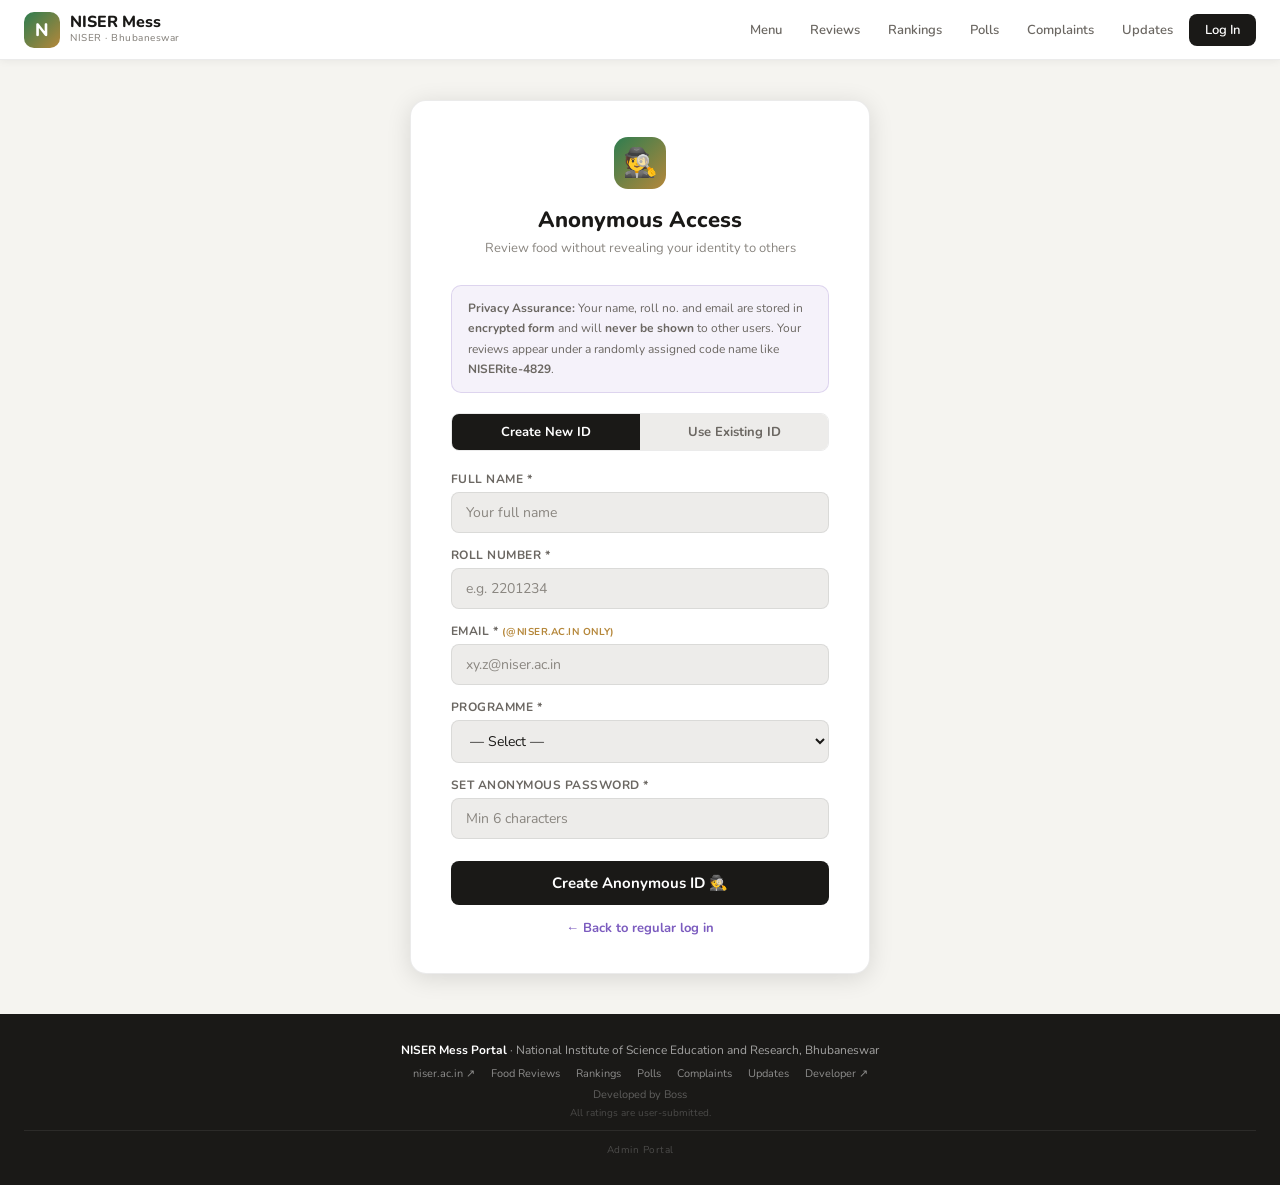
<file: anon-login.html>
<!DOCTYPE html>
<html lang="en">
<head>
<meta charset="UTF-8">
<meta name="viewport" content="width=device-width, initial-scale=1.0">
<title>Anonymous Login — NISER Mess Portal</title>
<link rel="preconnect" href="https://fonts.googleapis.com">
<link href="https://fonts.googleapis.com/css2?family=Nunito:wght@400;500;600;700;800&family=JetBrains+Mono:wght@400;500&display=swap" rel="stylesheet">
<link rel="stylesheet" href="style.css">
</head>
<body>
<div id="toast" class="toast"></div>
<header class="site-header" id="site-header"></header>

<div class="page-body">
  <div class="auth-wrap">
    <div class="auth-card" style="max-width:460px;">
      <div class="auth-logo" style="font-size:28px;">🕵️</div>
      <div class="auth-title">Anonymous Access</div>
      <div class="auth-sub">Review food without revealing your identity to others</div>

      <div style="background:rgba(124,92,191,0.08);border:1px solid rgba(124,92,191,0.2);border-radius:10px;padding:12px 16px;margin-bottom:20px;font-size:12px;color:var(--muted2);line-height:1.7;">
        <strong>Privacy Assurance:</strong> Your name, roll no. and email are stored in <strong>encrypted form</strong> and will <strong>never be shown</strong> to other users. Your reviews appear under a randomly assigned code name like <strong>NISERite-4829</strong>.
      </div>

      <div style="display:flex;border:1.5px solid var(--border);border-radius:8px;overflow:hidden;margin-bottom:20px;">
        <button id="anon-tab-new" onclick="switchAnonTab('new')" style="flex:1;padding:9px;font-size:13px;font-weight:700;background:var(--text);color:#fff;border:none;cursor:pointer;">Create New ID</button>
        <button id="anon-tab-existing" onclick="switchAnonTab('existing')" style="flex:1;padding:9px;font-size:13px;font-weight:700;background:var(--bg3);color:var(--muted2);border:none;cursor:pointer;">Use Existing ID</button>
      </div>

      <!-- CREATE NEW -->
      <div id="anon-new-panel">
        <div class="form-group"><label class="form-label">Full Name *</label><input class="form-input" type="text" id="anon-new-name" placeholder="Your full name"></div>
        <div class="form-group"><label class="form-label">Roll Number *</label><input class="form-input" type="text" id="anon-new-roll" placeholder="e.g. 2201234"></div>
        <div class="form-group"><label class="form-label">Email * <span style="color:var(--accent);font-size:10px;">(@niser.ac.in only)</span></label>
          <input class="form-input" type="email" id="anon-new-email" placeholder="xy.z@niser.ac.in"></div>
        <div class="form-group"><label class="form-label">Programme *</label>
          <select class="form-input" id="anon-new-prog">
            <option value="">— Select —</option>
            <option value="Int MSc">Integrated MSc</option>
            <option value="Int PhD">Integrated PhD</option>
            <option value="PhD">PhD</option>
          </select></div>
        <div class="form-group"><label class="form-label">Set Anonymous Password *</label>
          <input class="form-input" type="password" id="anon-new-pass" placeholder="Min 6 characters"></div>
        <div class="form-error" id="anon-new-error"></div>
        <button class="btn-main" id="anon-create-btn" onclick="createAnonAccount()">Create Anonymous ID 🕵️</button>
      </div>

      <!-- USE EXISTING -->
      <div id="anon-existing-panel" style="display:none;">
        <div style="background:var(--bg3);border-radius:8px;padding:12px;margin-bottom:16px;font-size:12px;color:var(--muted2);">
          Enter your anonymous email and password to resume your anonymous session.
        </div>
        <div class="form-group"><label class="form-label">Anonymous Email *</label>
          <input class="form-input" type="email" id="anon-ex-email" placeholder="xy.z@niser.ac.in"></div>
        <div class="form-group"><label class="form-label">Anonymous Password *</label>
          <input class="form-input" type="password" id="anon-ex-pass" placeholder="Your anonymous password"></div>
        <div class="form-error" id="anon-ex-error"></div>
        <button class="btn-main" id="anon-login-btn" onclick="loginAnonAccount()">Log In Anonymously 🕵️</button>
        <div class="auth-switch" style="margin-top:10px;font-size:12px;">Want a fresh identity? <a onclick="switchAnonTab('new')">Create new ID</a></div>
      </div>

      <div class="auth-switch" style="margin-top:14px;"><a href="login.html">← Back to regular log in</a></div>
    </div>
  </div>
</div>

<footer class="site-footer" id="site-footer"></footer>
<script src="shared.js"></script>
<script>
renderHeader('');
renderFooter();

function switchAnonTab(tab) {
  const isNew = tab === 'new';
  document.getElementById('anon-new-panel').style.display      = isNew ? '' : 'none';
  document.getElementById('anon-existing-panel').style.display = isNew ? 'none' : '';
  document.getElementById('anon-tab-new').style.cssText      = `flex:1;padding:9px;font-size:13px;font-weight:700;background:${isNew?'var(--text)':'var(--bg3)'};color:${isNew?'#fff':'var(--muted2)'};border:none;cursor:pointer;`;
  document.getElementById('anon-tab-existing').style.cssText = `flex:1;padding:9px;font-size:13px;font-weight:700;background:${isNew?'var(--bg3)':'var(--text)'};color:${isNew?'var(--muted2)':'#fff'};border:none;cursor:pointer;`;
}

function generateCodeName() { return 'NISERite-' + Math.floor(1000 + Math.random() * 9000); }

async function createAnonAccount() {
  const name  = document.getElementById('anon-new-name').value.trim();
  const roll  = document.getElementById('anon-new-roll').value.trim();
  const email = document.getElementById('anon-new-email').value.trim().toLowerCase();
  const prog  = document.getElementById('anon-new-prog').value;
  const pass  = document.getElementById('anon-new-pass').value;
  const errEl = document.getElementById('anon-new-error'), btn = document.getElementById('anon-create-btn');
  errEl.classList.remove('show');
  if (!name||!roll||!email||!prog||!pass) { errEl.textContent='All fields are required.'; errEl.classList.add('show'); return; }
  if (!/@niser\.ac\.in$/.test(email)) { errEl.textContent='Only @niser.ac.in emails allowed.'; errEl.classList.add('show'); return; }
  if (pass.length<6) { errEl.textContent='Password must be at least 6 characters.'; errEl.classList.add('show'); return; }

  btn.disabled=true; btn.textContent='Creating…';
  // Check if anon account already exists in sheet
  try {
    const chk = await sheetGet({ action:'loginAnon', email, pass:'__check__' });
    if (chk.status === 'ok') {
      if (!confirm('You already have an anonymous ID. Log in with existing instead?')) { btn.disabled=false; btn.textContent='Create Anonymous ID 🕵️'; return; }
      switchAnonTab('existing');
      document.getElementById('anon-ex-email').value = email;
      btn.disabled=false; btn.textContent='Create Anonymous ID 🕵️'; return;
    }
  } catch(e) {}

  const codeName = generateCodeName();
  const newAnon = {
    codeName, encName:obfuscate(name), encRoll:obfuscate(roll), encEmail:obfuscate(email),
    programme:prog, joinedAt:new Date().toISOString(), passHash:obfuscate(pass), emailPlain:email,
  };

  try {
    await sheetPost({ action:'addAnonUser', ...newAnon });
  } catch(e) {}

  Session.set({ email:'anon::'+email, name:codeName, codeName, isAnon:true, programme:prog });
  window.location.href = 'index.html';
}

async function loginAnonAccount() {
  const email = document.getElementById('anon-ex-email').value.trim().toLowerCase();
  const pass  = document.getElementById('anon-ex-pass').value;
  const errEl = document.getElementById('anon-ex-error'), btn = document.getElementById('anon-login-btn');
  errEl.classList.remove('show');
  btn.disabled=true; btn.textContent='Checking…';
  try {
    const res = await sheetGet({ action:'loginAnon', email, pass });
    if (res.status==='ok') {
      const u = res.user;
      Session.set({ email:u.email, name:u.codeName, codeName:u.codeName, isAnon:true, programme:u.programme });
      window.location.href = 'index.html';
    } else {
      errEl.textContent = res.message || 'Login failed.'; errEl.classList.add('show');
    }
  } catch(e) {
    errEl.textContent='Network error. Please try again.'; errEl.classList.add('show');
  }
  btn.disabled=false; btn.textContent='Log In Anonymously 🕵️';
}
</script>
</body>
</html>
</file>
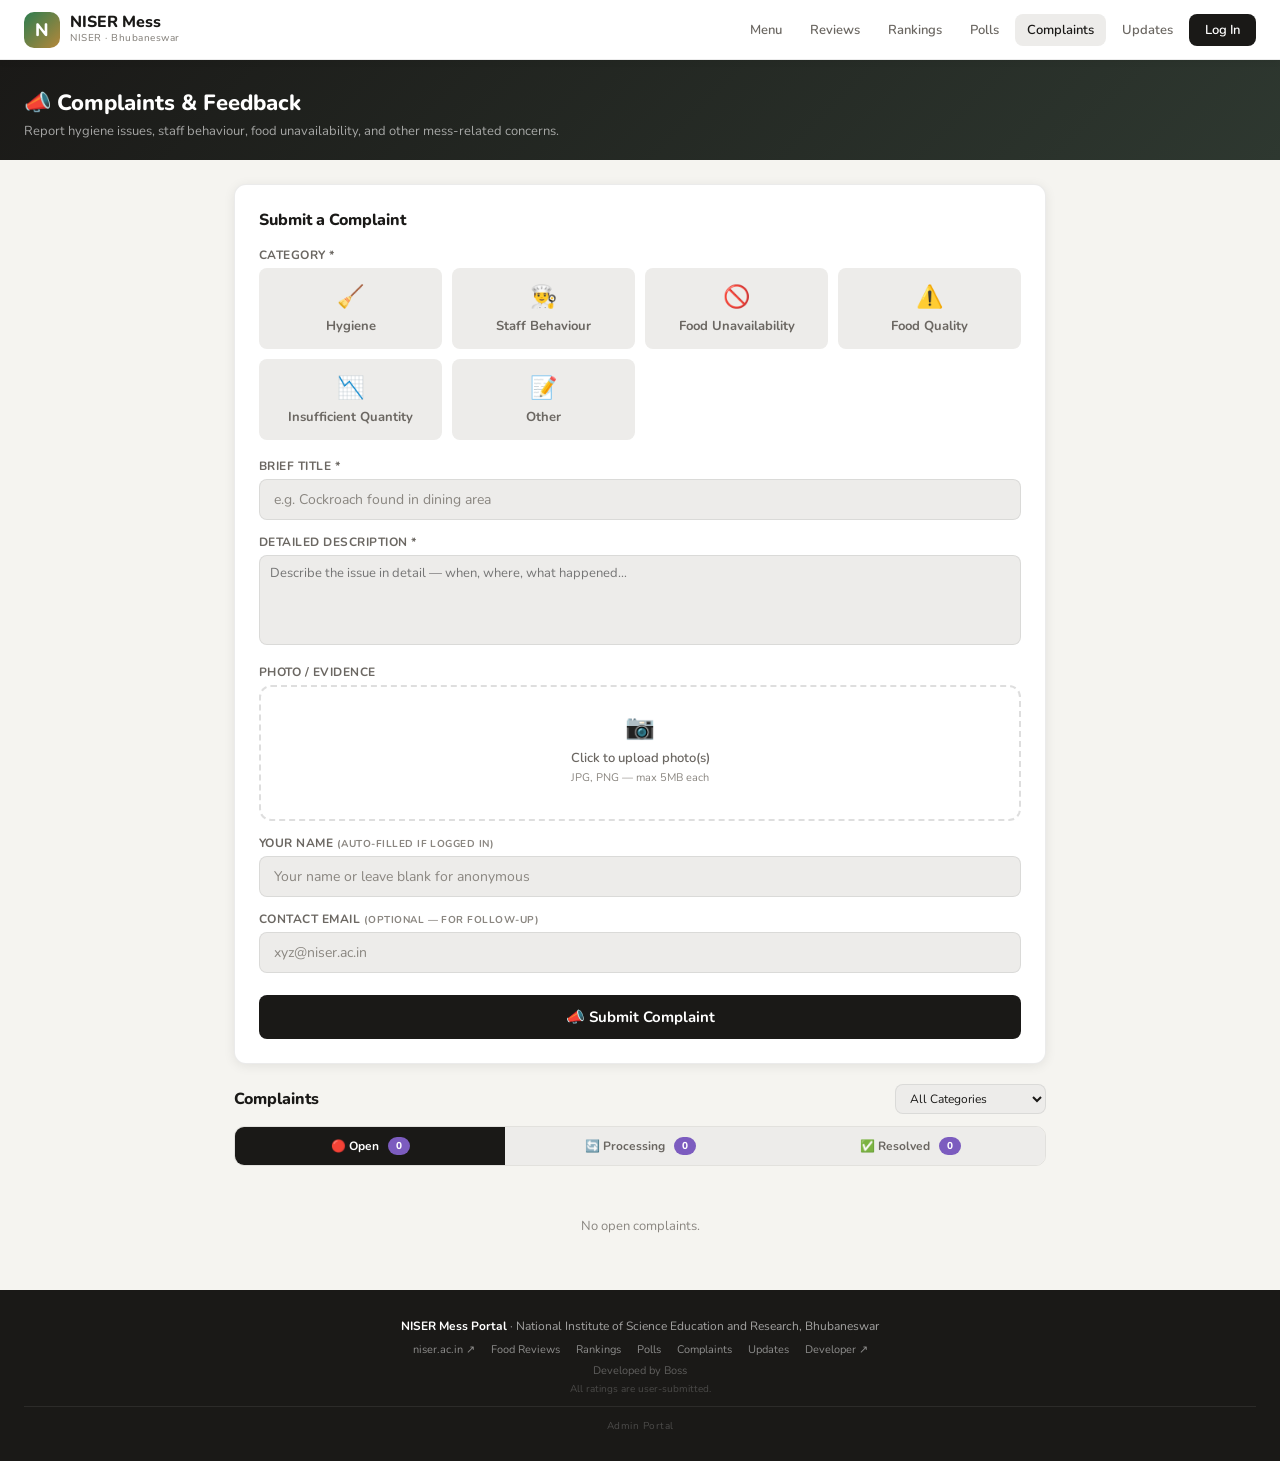
<file: complaints.html>
<!DOCTYPE html>
<html lang="en">
<head>
<meta charset="UTF-8">
<meta name="viewport" content="width=device-width, initial-scale=1.0">
<title>Complaints — NISER Mess Portal</title>
<link rel="preconnect" href="https://fonts.googleapis.com">
<link href="https://fonts.googleapis.com/css2?family=Nunito:wght@400;500;600;700;800&family=JetBrains+Mono:wght@400;500&display=swap" rel="stylesheet">
<link rel="stylesheet" href="style.css">
<style>
.complaint-wrap{flex:1;padding:24px;max-width:860px;margin:0 auto;width:100%;}
.complaint-form-card{background:var(--bg2);border:1px solid var(--border);border-radius:var(--radius);padding:24px;margin-bottom:20px;box-shadow:var(--shadow);}
.complaint-type-grid{display:grid;grid-template-columns:repeat(auto-fill,minmax(160px,1fr));gap:10px;margin-bottom:18px;}
.complaint-type-btn{background:var(--bg3);border:2px solid transparent;border-radius:var(--radius2);padding:12px;text-align:center;cursor:pointer;transition:all 0.15s;font-size:13px;font-weight:700;color:var(--muted2);}
.complaint-type-btn:hover{border-color:var(--accent2);color:var(--accent2);}
.complaint-type-btn.selected{border-color:var(--accent2);background:rgba(124,92,191,0.08);color:var(--accent2);}
.complaint-type-btn .ct-emoji{font-size:22px;display:block;margin-bottom:5px;}
.photo-upload-zone{border:2px dashed var(--border2);border-radius:var(--radius);padding:24px;text-align:center;cursor:pointer;transition:all 0.15s;position:relative;margin-bottom:14px;}
.photo-upload-zone:hover{border-color:var(--accent2);background:rgba(124,92,191,0.03);}
.photo-upload-zone input[type=file]{position:absolute;inset:0;width:100%;height:100%;opacity:0;cursor:pointer;}
.photo-preview{display:flex;gap:8px;flex-wrap:wrap;margin-top:10px;}
.photo-thumb{width:80px;height:80px;object-fit:cover;border-radius:8px;border:2px solid var(--border);}

/* Section tabs */
.complaint-tabs{display:flex;gap:0;border:1.5px solid var(--border);border-radius:10px;overflow:hidden;margin-bottom:20px;}
.complaint-tab{flex:1;padding:10px 6px;font-size:12px;font-weight:700;background:var(--bg3);color:var(--muted2);border:none;cursor:pointer;transition:all 0.15s;display:flex;align-items:center;justify-content:center;gap:5px;}
.complaint-tab.active{background:var(--text);color:#fff;}
.complaint-section{display:none;}
.complaint-section.active{display:block;}

/* Complaint cards */
.complaint-item{background:var(--bg2);border:1px solid var(--border);border-radius:var(--radius);padding:16px;margin-bottom:12px;box-shadow:var(--shadow);}
.ci-header{display:flex;align-items:center;gap:10px;margin-bottom:8px;flex-wrap:wrap;}
.ci-type-badge{background:var(--bg3);border-radius:6px;padding:3px 10px;font-size:11px;font-weight:800;letter-spacing:0.04em;}
.ci-status{font-size:11px;font-weight:700;padding:2px 8px;border-radius:5px;}
.ci-status-open{background:rgba(192,57,43,0.1);color:var(--red);}
.ci-status-resolved{background:rgba(46,125,80,0.1);color:var(--green);}
.ci-status-inprogress{background:rgba(181,135,58,0.1);color:var(--accent);}
.ci-title{font-size:14px;font-weight:800;margin-bottom:4px;}
.ci-desc{font-size:13px;color:var(--muted2);line-height:1.5;}
.ci-meta{font-size:11px;color:var(--muted);margin-top:8px;display:flex;gap:12px;flex-wrap:wrap;}
.ci-photo{width:100%;max-width:300px;border-radius:8px;border:1px solid var(--border);margin-top:8px;cursor:pointer;}
.section-count-badge{background:var(--accent2);color:#fff;border-radius:20px;padding:2px 8px;font-size:10px;font-weight:800;margin-left:4px;}
</style>
</head>
<body>
<div id="toast" class="toast"></div>
<header class="site-header" id="site-header"></header>

<div class="section-hero">
  <h1>📣 Complaints & Feedback</h1>
  <p>Report hygiene issues, staff behaviour, food unavailability, and other mess-related concerns.</p>
</div>

<div class="complaint-wrap">
  <!-- Submit form -->
  <div class="complaint-form-card" id="complaint-form-section">
    <div style="font-size:16px;font-weight:800;margin-bottom:16px;">Submit a Complaint</div>
    <div class="form-group"><label class="form-label">Category *</label>
      <div class="complaint-type-grid" id="type-grid">
        <div class="complaint-type-btn" data-type="hygiene" onclick="selectType(this)"><span class="ct-emoji">🧹</span>Hygiene</div>
        <div class="complaint-type-btn" data-type="staff" onclick="selectType(this)"><span class="ct-emoji">👨‍🍳</span>Staff Behaviour</div>
        <div class="complaint-type-btn" data-type="unavailability" onclick="selectType(this)"><span class="ct-emoji">🚫</span>Food Unavailability</div>
        <div class="complaint-type-btn" data-type="quality" onclick="selectType(this)"><span class="ct-emoji">⚠️</span>Food Quality</div>
        <div class="complaint-type-btn" data-type="quantity" onclick="selectType(this)"><span class="ct-emoji">📉</span>Insufficient Quantity</div>
        <div class="complaint-type-btn" data-type="other" onclick="selectType(this)"><span class="ct-emoji">📝</span>Other</div>
      </div></div>
    <div class="form-group"><label class="form-label">Brief Title *</label>
      <input class="form-input" type="text" id="c-title" placeholder="e.g. Cockroach found in dining area"></div>
    <div class="form-group"><label class="form-label">Detailed Description *</label>
      <textarea class="frc-comment-inp" id="c-desc" rows="4" placeholder="Describe the issue in detail — when, where, what happened…"></textarea></div>
    <div class="form-group">
      <label class="form-label">Photo / Evidence
        <span id="photo-required-note" style="color:var(--red);font-size:10px;margin-left:6px;display:none;">⚠️ Required for this category</span>
      </label>
      <div class="photo-upload-zone" id="photo-zone">
        <input type="file" id="photo-input" accept="image/*" multiple onchange="handlePhotos(this)">
        <div id="photo-zone-label">
          <div style="font-size:24px;margin-bottom:6px;">📷</div>
          <div style="font-size:13px;color:var(--muted2);font-weight:600;">Click to upload photo(s)</div>
          <div style="font-size:11px;color:var(--muted);margin-top:3px;">JPG, PNG — max 5MB each</div>
        </div>
        <div class="photo-preview" id="photo-preview"></div>
      </div></div>
    <div class="form-group"><label class="form-label">Your Name <span style="color:var(--muted);font-size:10px;">(auto-filled if logged in)</span></label>
      <input class="form-input" type="text" id="c-name" placeholder="Your name or leave blank for anonymous"></div>
    <div class="form-group"><label class="form-label">Contact Email <span style="color:var(--muted);font-size:10px;">(optional — for follow-up)</span></label>
      <input class="form-input" type="email" id="c-email" placeholder="xyz@niser.ac.in"></div>
    <div class="form-error" id="c-error"></div>
    <button class="btn-main" id="c-submit-btn" onclick="submitComplaint()">📣 Submit Complaint</button>
  </div>

  <!-- Complaints list with 3 tabs -->
  <div>
    <div style="display:flex;align-items:center;justify-content:space-between;margin-bottom:12px;flex-wrap:wrap;gap:8px;">
      <div style="font-size:16px;font-weight:800;">Complaints</div>
      <select class="form-input" id="c-filter" onchange="renderComplaints(_allComplaints)" style="width:auto;font-size:12px;padding:5px 10px;">
        <option value="all">All Categories</option>
        <option value="hygiene">Hygiene</option>
        <option value="staff">Staff Behaviour</option>
        <option value="unavailability">Food Unavailability</option>
        <option value="quality">Food Quality</option>
        <option value="quantity">Insufficient Quantity</option>
        <option value="other">Other</option>
      </select>
    </div>

    <!-- Status tabs -->
    <div class="complaint-tabs">
      <button class="complaint-tab active" onclick="switchComplaintTab('open',this)">
        🔴 Open <span class="section-count-badge" id="count-open">0</span>
      </button>
      <button class="complaint-tab" onclick="switchComplaintTab('inprogress',this)">
        🔄 Processing <span class="section-count-badge" id="count-inprogress">0</span>
      </button>
      <button class="complaint-tab" onclick="switchComplaintTab('resolved',this)">
        ✅ Resolved <span class="section-count-badge" id="count-resolved">0</span>
      </button>
    </div>

    <div class="complaint-section active" id="section-open">
      <div class="complaint-list" id="list-open"><div class="state-box"><div class="spinner"></div><span>Loading…</span></div></div>
    </div>
    <div class="complaint-section" id="section-inprogress">
      <div class="complaint-list" id="list-inprogress"></div>
    </div>
    <div class="complaint-section" id="section-resolved">
      <div class="complaint-list" id="list-resolved"></div>
    </div>
  </div>
</div>

<footer class="site-footer" id="site-footer"></footer>
<script src="shared.js"></script>
<script>
const CLOUDINARY_CLOUD_NAME    = 'dquiexkla';
const CLOUDINARY_UPLOAD_PRESET = 'eventpass_unsigned';

let selectedType = '', uploadedPhotoUrls = [];
const REQUIRE_PHOTO_TYPES = ['hygiene','unavailability'];
let _allComplaints = [], _activeTab = 'open';

renderHeader('complaints');
renderFooter();

if (currentUser && !currentUser.isAnon) {
  document.getElementById('c-name').value  = currentUser.name  || '';
  document.getElementById('c-email').value = currentUser.email || '';
}

loadComplaints();

async function loadComplaints() {
  try {
    const res = await fetchComplaints();
    _allComplaints = (res.status==='ok' ? res.complaints : []);
  } catch(e) { _allComplaints = []; }
  renderComplaints(_allComplaints);
}

function switchComplaintTab(tab, btn) {
  _activeTab = tab;
  document.querySelectorAll('.complaint-tab').forEach(b=>b.classList.remove('active'));
  if(btn) btn.classList.add('active');
  document.querySelectorAll('.complaint-section').forEach(s=>s.classList.remove('active'));
  document.getElementById('section-'+tab)?.classList.add('active');
}

function renderComplaints(complaints) {
  const filter = document.getElementById('c-filter')?.value || 'all';
  let filtered = complaints;
  if (filter !== 'all') filtered = filtered.filter(c => c.type === filter);

  const byStatus = { open:[], inprogress:[], resolved:[] };
  filtered.forEach(c => {
    const s = c.status || 'open';
    if (byStatus[s]) byStatus[s].push(c);
    else byStatus.open.push(c);
  });

  // Update count badges
  document.getElementById('count-open').textContent       = byStatus.open.length;
  document.getElementById('count-inprogress').textContent = byStatus.inprogress.length;
  document.getElementById('count-resolved').textContent   = byStatus.resolved.length;

  const typeLabels = {hygiene:'🧹 Hygiene',staff:'👨‍🍳 Staff Behaviour',unavailability:'🚫 Food Unavailability',quality:'⚠️ Food Quality',quantity:'📉 Insufficient Quantity',other:'📝 Other'};

  ['open','inprogress','resolved'].forEach(status => {
    const list = document.getElementById('list-'+status);
    if (!list) return;
    const items = byStatus[status];
    if (!items.length) {
      list.innerHTML = `<div class="state-box" style="min-height:80px;">No ${status==='inprogress'?'in-progress':status} complaints.</div>`;
      return;
    }
    list.innerHTML = items.map(c => `
      <div class="complaint-item">
        <div class="ci-header">
          <span class="ci-type-badge">${typeLabels[c.type]||c.type}</span>
          <span class="ci-status ci-status-${c.status||'open'}">${c.status==='resolved'?'✅ Resolved':c.status==='inprogress'?'🔄 In Progress':'🔴 Open'}</span>
          <span style="font-size:11px;color:var(--muted);margin-left:auto;">${c.date}</span>
        </div>
        <div class="ci-title">${c.title}</div>
        <div class="ci-desc">${c.desc}</div>
        ${c.photos&&c.photos.length ? c.photos.map(url=>`<img src="${url}" class="ci-photo" onclick="window.open('${url}','_blank')" alt="Evidence photo">`).join('') : ''}
        <div class="ci-meta">
          <span>By: <strong>${c.name||'Anonymous'}</strong></span>
          ${c.adminNote ? `<span style="color:var(--accent2);">📌 Admin: ${c.adminNote}</span>` : ''}
        </div>
      </div>`).join('');
  });
}

function selectType(el) {
  document.querySelectorAll('.complaint-type-btn').forEach(b=>b.classList.remove('selected'));
  el.classList.add('selected'); selectedType=el.dataset.type;
  const noteEl=document.getElementById('photo-required-note');
  if(noteEl) noteEl.style.display=REQUIRE_PHOTO_TYPES.includes(selectedType)?'inline':'none';
}

function handlePhotos(inp) {
  const preview=document.getElementById('photo-preview');
  Array.from(inp.files).forEach(f=>{
    const reader=new FileReader();
    reader.onload=e=>{const img=document.createElement('img');img.src=e.target.result;img.className='photo-thumb';preview.appendChild(img);};
    reader.readAsDataURL(f);
  });
}

async function uploadToCloudinary(file) {
  const fd=new FormData(); fd.append('file',file); fd.append('upload_preset',CLOUDINARY_UPLOAD_PRESET);
  const res=await fetch(`https://api.cloudinary.com/v1_1/${CLOUDINARY_CLOUD_NAME}/image/upload`,{method:'POST',body:fd});
  const data=await res.json(); return data.secure_url;
}

async function submitComplaint() {
  const title=document.getElementById('c-title').value.trim();
  const desc=document.getElementById('c-desc').value.trim();
  const name=document.getElementById('c-name').value.trim()||'Anonymous';
  const email=document.getElementById('c-email').value.trim();
  const errEl=document.getElementById('c-error'); errEl.classList.remove('show');
  if(!selectedType){errEl.textContent='Please select a complaint category.';errEl.classList.add('show');return;}
  if(!title){errEl.textContent='Please enter a brief title.';errEl.classList.add('show');return;}
  if(!desc){errEl.textContent='Please describe the issue.';errEl.classList.add('show');return;}
  const photoInput=document.getElementById('photo-input'), files=Array.from(photoInput.files);
  if(REQUIRE_PHOTO_TYPES.includes(selectedType)&&!files.length){errEl.textContent=`A photo is required for "${selectedType}" complaints.`;errEl.classList.add('show');return;}

  const btn=document.getElementById('c-submit-btn'); btn.disabled=true; btn.textContent='Uploading…';
  uploadedPhotoUrls=[];
  try {
    for(const f of files){btn.textContent=`Uploading photo ${uploadedPhotoUrls.length+1}/${files.length}…`;const url=await uploadToCloudinary(f);uploadedPhotoUrls.push(url);}
  } catch(e){btn.disabled=false;btn.textContent='📣 Submit Complaint';errEl.textContent='Photo upload failed.';errEl.classList.add('show');return;}

  btn.textContent='Submitting…';
  const complaint = {
    type:selectedType, title, desc, name, email,
    photos: uploadedPhotoUrls.join(', '),
    status:'open', date:new Date().toLocaleDateString('en-IN',{day:'2-digit',month:'short',year:'numeric'}),
    userEmail: currentUser?currentUser.email:'guest',
  };
  await sheetPost({ action:'addComplaint', ...complaint });

  btn.disabled=false; btn.textContent='📣 Submit Complaint';
  showToast('✅ Complaint submitted!');
  selectedType=''; uploadedPhotoUrls=[];
  document.querySelectorAll('.complaint-type-btn').forEach(b=>b.classList.remove('selected'));
  document.getElementById('c-title').value=''; document.getElementById('c-desc').value='';
  document.getElementById('photo-preview').innerHTML=''; document.getElementById('photo-input').value='';
  document.getElementById('photo-required-note').style.display='none';
  await loadComplaints();
  switchComplaintTab('open', document.querySelector('.complaint-tab'));
}
</script>
</body>
</html>
</file>
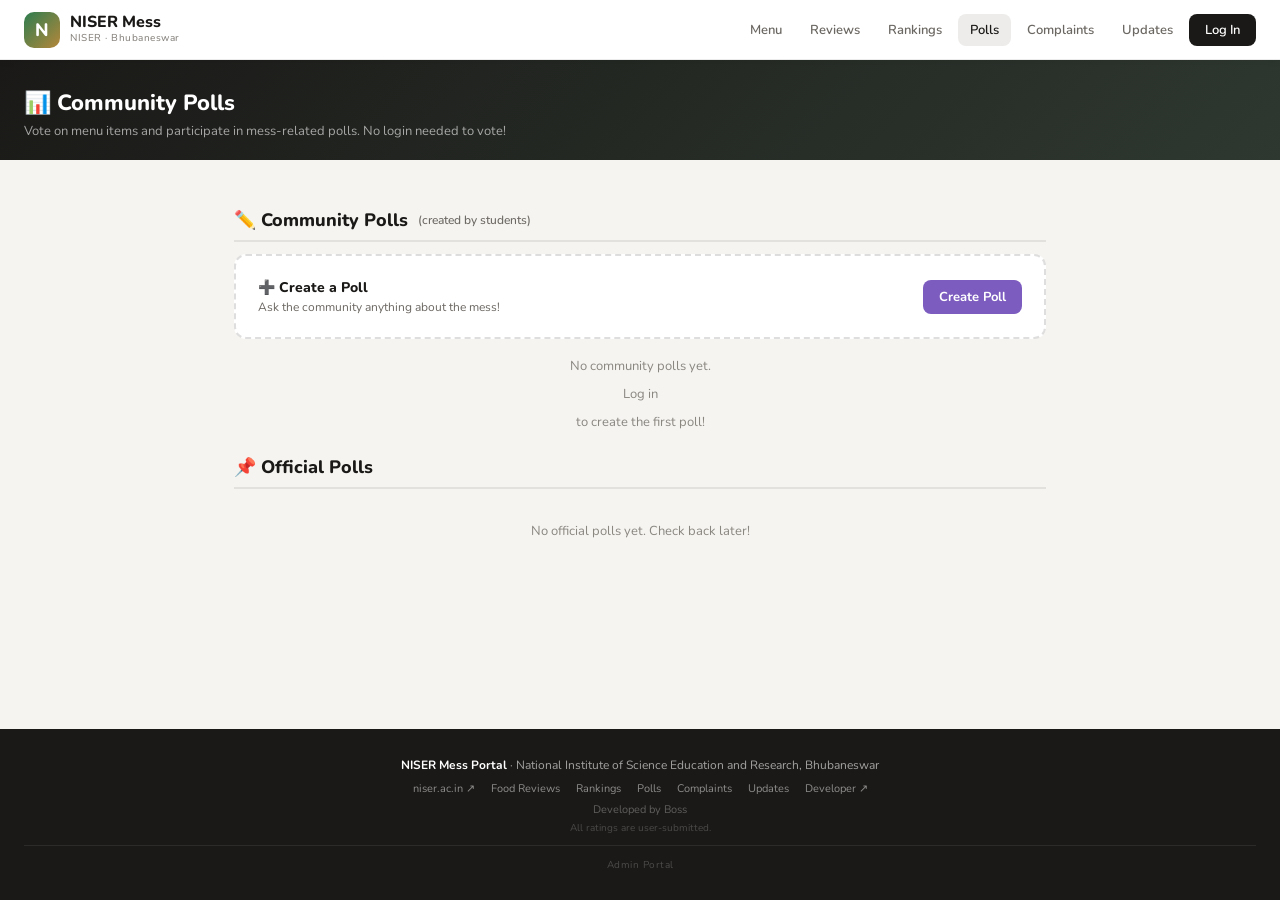
<file: polls.html>
<!DOCTYPE html>
<html lang="en">
<head>
<meta charset="UTF-8">
<meta name="viewport" content="width=device-width, initial-scale=1.0">
<title>Polls — NISER Mess Portal</title>
<link rel="preconnect" href="https://fonts.googleapis.com">
<link href="https://fonts.googleapis.com/css2?family=Nunito:wght@400;500;600;700;800&family=JetBrains+Mono:wght@400;500&display=swap" rel="stylesheet">
<link rel="stylesheet" href="style.css">
<style>
.polls-wrap{flex:1;padding:24px;max-width:860px;margin:0 auto;width:100%;}
.poll-card{background:var(--bg2);border:1px solid var(--border);border-radius:var(--radius);padding:18px;margin-bottom:14px;box-shadow:var(--shadow);transition:box-shadow 0.2s;position:relative;overflow:hidden;}
.poll-card.highlighted{box-shadow:0 0 0 3px var(--accent2),var(--shadow2);}
.poll-card-title{font-size:15px;font-weight:800;margin-bottom:4px;}
.poll-card-sub{font-size:12px;color:var(--muted2);margin-bottom:14px;}
.poll-option{display:flex;align-items:center;gap:10px;margin-bottom:8px;}
.poll-option-btn{flex-shrink:0;background:var(--bg3);border:1.5px solid var(--border2);border-radius:7px;padding:7px 14px;font-size:13px;font-weight:700;color:var(--muted2);cursor:pointer;transition:all 0.15s;min-width:100px;}
.poll-option-btn:hover{border-color:var(--accent2);color:var(--accent2);}
.poll-option-btn.voted{background:var(--accent2);color:#fff;border-color:var(--accent2);}
.poll-bar-outer{flex:1;height:18px;background:var(--bg3);border-radius:5px;overflow:hidden;}
.poll-bar-inner{height:100%;background:linear-gradient(90deg,var(--accent2),var(--accent));transition:width 0.5s;border-radius:5px;}
.poll-pct{font-size:11px;font-weight:700;color:var(--muted2);width:36px;text-align:right;}
.poll-total-note{font-size:11px;color:var(--muted);margin-top:8px;}
.poll-card-footer{display:flex;align-items:center;gap:8px;margin-top:10px;flex-wrap:wrap;}
.polls-section-title{font-size:18px;font-weight:800;margin:24px 0 12px;padding-bottom:8px;border-bottom:2px solid var(--border);display:flex;align-items:center;gap:10px;}
.poll-share-btn{background:none;border:1.5px solid var(--border2);border-radius:7px;padding:4px 10px;font-size:11px;font-weight:700;color:var(--muted2);cursor:pointer;transition:all 0.15s;}
.poll-share-btn:hover{border-color:var(--accent2);color:var(--accent2);}
.create-poll-card{background:var(--bg2);border:2px dashed var(--border2);border-radius:var(--radius);padding:22px;margin-bottom:18px;}
.create-poll-card.open{border-style:solid;border-color:var(--accent2);}
.create-poll-header{display:flex;align-items:center;justify-content:space-between;cursor:pointer;}
.create-poll-toggle{background:var(--accent2);color:#fff;border:none;border-radius:8px;padding:8px 16px;font-size:13px;font-weight:700;cursor:pointer;}
.create-poll-body{margin-top:18px;}
.option-row{display:flex;gap:8px;margin-bottom:8px;align-items:center;}
.option-row input{flex:1;}
.remove-opt-btn{background:none;border:none;color:var(--red);font-size:18px;cursor:pointer;padding:0 4px;line-height:1;}
.add-opt-btn{background:var(--bg3);border:1.5px solid var(--border2);border-radius:7px;padding:6px 14px;font-size:12px;font-weight:700;color:var(--muted2);cursor:pointer;margin-top:4px;}
.add-opt-btn:hover{border-color:var(--accent2);color:var(--accent2);}
.poll-countdown-label{font-size:11px;color:var(--accent2);font-weight:700;margin-top:6px;}
.poll-closed-badge{font-size:10px;background:rgba(192,57,43,0.1);color:var(--red);padding:2px 8px;border-radius:5px;font-weight:700;margin-left:8px;}
.guest-vote-note{font-size:10px;color:var(--muted);font-style:italic;margin-top:4px;}
/* Pie chart */
.poll-pie-wrap{margin-top:14px;border-top:1px solid var(--border);padding-top:12px;}
.poll-pie-title{font-size:11px;font-weight:700;color:var(--muted2);margin-bottom:8px;}
.pie-legend{display:flex;flex-wrap:wrap;gap:8px;margin-top:8px;}
.pie-leg-item{display:flex;align-items:center;gap:4px;font-size:11px;color:var(--muted2);}
.pie-leg-dot{width:10px;height:10px;border-radius:50%;flex-shrink:0;}
/* Remark stamp */
.poll-remark-stamp{position:absolute;top:12px;right:12px;padding:4px 12px;border-radius:6px;font-size:11px;font-weight:800;letter-spacing:0.05em;border:2px solid;transform:rotate(2deg);opacity:0.9;pointer-events:none;}
.remark-accepted{background:rgba(46,125,80,0.12);color:var(--green);border-color:var(--green);}
.remark-rejected{background:rgba(192,57,43,0.1);color:var(--red);border-color:var(--red);}
/* Already voted banner */
.already-voted-note{background:rgba(124,92,191,0.08);border:1px solid rgba(124,92,191,0.2);border-radius:8px;padding:8px 12px;font-size:12px;color:var(--accent2);font-weight:700;margin-bottom:10px;}
</style>
</head>
<body>
<div id="toast" class="toast"></div>
<header class="site-header" id="site-header"></header>

<div class="section-hero">
  <h1>📊 Community Polls</h1>
  <p>Vote on menu items and participate in mess-related polls. No login needed to vote!</p>
</div>

<div class="polls-wrap">
  <div class="polls-section-title">✏️ Community Polls <span style="font-size:12px;color:var(--muted2);font-weight:500;">(created by students)</span></div>

  <div class="create-poll-card" id="create-poll-card">
    <div class="create-poll-header" onclick="toggleCreateForm()">
      <div>
        <div style="font-size:14px;font-weight:800;">➕ Create a Poll</div>
        <div style="font-size:12px;color:var(--muted2);margin-top:2px;">Ask the community anything about the mess!</div>
      </div>
      <button class="create-poll-toggle" id="create-poll-toggle-btn">Create Poll</button>
    </div>
    <div class="create-poll-body" id="create-poll-body" style="display:none;">
      <div class="form-group"><label class="form-label">Question *</label>
        <input class="form-input" type="text" id="cp-question" placeholder="e.g. Should the mess add more South Indian items?"></div>
      <div class="form-group"><label class="form-label">Description <span style="color:var(--muted);font-size:10px;">(optional)</span></label>
        <input class="form-input" type="text" id="cp-desc" placeholder="Add more context…"></div>
      <div class="form-group"><label class="form-label">Options * <span style="color:var(--muted);font-size:10px;">(2–6 options)</span></label>
        <div id="cp-options-wrap">
          <div class="option-row"><input class="form-input" type="text" placeholder="Option 1"><button class="remove-opt-btn" onclick="removeOption(this)">×</button></div>
          <div class="option-row"><input class="form-input" type="text" placeholder="Option 2"><button class="remove-opt-btn" onclick="removeOption(this)">×</button></div>
        </div>
        <button class="add-opt-btn" onclick="addOption()">+ Add Option</button>
      </div>
      <div class="form-group"><label class="form-label">Closes In</label>
        <select class="form-input" id="cp-duration" style="width:auto;">
          <option value="24">24 hours</option><option value="48" selected>48 hours</option>
          <option value="72">3 days</option><option value="168">1 week</option><option value="0">Never</option>
        </select></div>
      <div class="form-error" id="cp-error"></div>
      <button class="btn-main" onclick="submitUserPoll()" style="margin-top:8px;">📊 Create Poll</button>
    </div>
  </div>

  <div id="user-polls-list"><div class="state-box"><div class="spinner"></div><span>Loading…</span></div></div>

  <div class="polls-section-title">📌 Official Polls</div>
  <div id="custom-polls-list"><div class="state-box"><div class="spinner"></div><span>Loading polls…</span></div></div>
</div>

<footer class="site-footer" id="site-footer"></footer>
<script src="shared.js"></script>
<script src="app.js"></script>
<script>
const PIE_COLORS = ['#7c5cbf','#e67e22','#2e7d50','#c0392b','#1a76d2','#e91e63'];
let _allPolls = [];

renderHeader('polls');
renderFooter();
loadAndRenderPolls();

// Scroll to shared poll hash
window.addEventListener('load', () => {
  if (location.hash) {
    const pollId = location.hash.slice(1);
    setTimeout(() => {
      const el = document.getElementById('poll-' + pollId);
      if (el) { el.scrollIntoView({behavior:'smooth',block:'center'}); el.classList.add('highlighted'); setTimeout(()=>el.classList.remove('highlighted'),3000); }
    }, 600);
  }
});

// Countdown ticker
let _pollTick = null;
function startPollCountdownTick() {
  if (_pollTick) return;
  _pollTick = setInterval(() => {
    document.querySelectorAll('.poll-cd[data-expires]').forEach(el => {
      const exp = parseInt(el.dataset.expires), left = exp - Date.now();
      if (left > 0) { el.textContent = '⏳ Closes in: ' + formatCountdown(left); el.style.color = 'var(--accent2)'; }
      else { el.textContent = '🔒 Poll closed'; el.style.color = 'var(--muted)'; }
    });
  }, 1000);
}

async function loadAndRenderPolls() {
  try {
    const res = await fetchPolls();
    if (res.status === 'ok') _allPolls = res.polls || [];
    else _allPolls = [];
  } catch(e) { _allPolls = []; }

  // Sort: most recently created first
  _allPolls.sort((a,b) => (b.createdAt||0) - (a.createdAt||0));

  const now = Date.now();
  const sevenDaysAgo = now - 7*24*60*60*1000;

  // Filter: remove closed polls older than 7 days from public view
  const userPolls   = _allPolls.filter(p => p.type==='user'     && !(p.active===false && p.closedAt && p.closedAt < sevenDaysAgo));
  const officialPolls = _allPolls.filter(p => p.type==='official' && !(p.active===false && p.closedAt && p.closedAt < sevenDaysAgo));

  await renderPollList('user-polls-list', userPolls, 'user');
  await renderPollList('custom-polls-list', officialPolls, 'official');
  startPollCountdownTick();
}

async function renderPollList(containerId, polls, type) {
  const list = document.getElementById(containerId);
  if (!polls.length) {
    const msg = type==='user'
      ? `No community polls yet. ${currentUser ? 'Create one above!' : '<a href="login.html">Log in</a> to create the first poll!'}`
      : 'No official polls yet. Check back later!';
    list.innerHTML = `<div class="state-box" style="min-height:60px;font-size:13px;">${msg}</div>`;
    return;
  }

  // Fetch votes for all polls in parallel
  const voterKey = getVoterKey();
  const voteResults = await Promise.all(
    polls.map(p => fetchAllPollVotes(p.id).catch(()=>({status:'ok',votes:{},myVote:null})))
  );

  list.innerHTML = polls.map((poll,i) => buildPollCard(poll, voteResults[i], voterKey)).join('');
}

function buildPollCard(poll, voteData, voterKey) {
  const votes = voteData?.votes || {};
  const myVote = voteData?.myVote ?? null;
  const totals = poll.options.map((_,i) => parseInt(votes[String(i)]||0));
  const total = totals.reduce((a,b)=>a+b,0);
  const pct = v => total>0 ? Math.round((v/total)*100) : 0;
  const now = Date.now();
  const isActive = poll.active !== false && (!poll.expiresAt || now < poll.expiresAt);
  const isClosed = !isActive;
  const alreadyVoted = myVote !== null && myVote !== undefined;

  const closedBadge = isClosed ? `<span class="poll-closed-badge">🔒 Closed</span>` : '';
  const cdAttr = poll.expiresAt && isActive ? `data-expires="${poll.expiresAt}"` : '';
  const cdText = poll.expiresAt && isActive ? `⏳ Closes in: ${formatCountdown(poll.expiresAt - now)}` : (isClosed ? '🔒 Poll closed' : '');

  const optsHTML = poll.options.map((opt,i) => `
    <div class="poll-option">
      <button class="poll-option-btn${myVote===String(i)?' voted':''}"
        onclick="voteOnPoll('${poll.id}','${poll.type||'user'}',${i})"
        ${isClosed?'disabled style="opacity:0.5;cursor:default;"':''}>${opt}</button>
      <div class="poll-bar-outer"><div class="poll-bar-inner" style="width:${pct(totals[i])}%;"></div></div>
      <span class="poll-pct">${pct(totals[i])}%</span>
      <span style="font-size:11px;color:var(--muted);width:28px;">${totals[i]}</span>
    </div>`).join('');

  // Pie chart for closed polls
  let pieHTML = '';
  if (isClosed && total > 0) {
    pieHTML = buildPieChart(poll.options, totals, total);
  }

  // Admin remark stamp
  let remarkHTML = '';
  if (poll.adminRemark) {
    const cls = poll.remarkType === 'accepted' ? 'remark-accepted' : 'remark-rejected';
    const emoji = poll.remarkType === 'accepted' ? '✅' : '❌';
    remarkHTML = `<div class="poll-remark-stamp ${cls}">${emoji} ${poll.remarkType?.toUpperCase()}</div>
    <div style="margin-top:10px;background:${poll.remarkType==='accepted'?'rgba(46,125,80,0.07)':'rgba(192,57,43,0.06)'};border:1px solid ${poll.remarkType==='accepted'?'rgba(46,125,80,0.2)':'rgba(192,57,43,0.15)'};border-radius:8px;padding:8px 12px;font-size:12px;color:var(--muted2);">
      <strong>${poll.remarkType==='accepted'?'✅ Accepted':'❌ Rejected'}:</strong> ${poll.adminRemark}
      <div style="font-size:10px;color:var(--muted);margin-top:2px;">— ${poll.remarkBy||'SITU Mess Committee'}</div>
    </div>`;
  }

  const alreadyVotedBanner = alreadyVoted && isActive
    ? `<div class="already-voted-note">✓ You have already responded to this poll</div>` : '';

  return `<div class="poll-card" id="poll-${poll.id}">
    ${poll.adminRemark ? `<div class="poll-remark-stamp ${poll.remarkType==='accepted'?'remark-accepted':'remark-rejected'}">${poll.remarkType==='accepted'?'✅ ACCEPTED':'❌ REJECTED'}</div>` : ''}
    <div class="poll-card-title">${poll.question}${closedBadge}</div>
    ${poll.desc ? `<div class="poll-card-sub">${poll.desc}</div>` : ''}
    ${alreadyVotedBanner}
    ${optsHTML}
    <div class="poll-card-footer">
      <span class="poll-total-note">${total} vote${total!==1?'s':''} · by <strong>${poll.createdBy||'Mess Committee'}</strong></span>
      <button class="poll-share-btn" onclick="sharePoll('${poll.id}','${poll.question.replace(/'/g,"\\'")}')">🔗 Share</button>
    </div>
    ${cdAttr ? `<div class="poll-countdown-label poll-cd" ${cdAttr}>${cdText}</div>` : (cdText ? `<div class="poll-countdown-label">${cdText}</div>` : '')}
    ${!currentUser ? '<div class="guest-vote-note">Voting as guest — one vote per browser per poll</div>' : ''}
    ${pieHTML}
    ${poll.adminRemark ? remarkHTML : ''}
  </div>`;
}

function buildPieChart(options, totals, total) {
  let cumulative = 0;
  const segments = totals.map((count, i) => {
    const pct = count / total;
    const startAngle = cumulative * 360;
    cumulative += pct;
    const endAngle = cumulative * 360;
    return { pct, startAngle, endAngle, color: PIE_COLORS[i % PIE_COLORS.length], label: options[i], count };
  }).filter(s => s.pct > 0);

  // SVG pie chart
  const r = 40, cx = 50, cy = 50;
  function polarToXY(angle, radius) {
    const rad = (angle - 90) * Math.PI / 180;
    return { x: cx + radius * Math.cos(rad), y: cy + radius * Math.sin(rad) };
  }
  const svgPaths = segments.map((seg, i) => {
    const start = polarToXY(seg.startAngle, r);
    const end   = polarToXY(seg.endAngle, r);
    const largeArc = (seg.endAngle - seg.startAngle) > 180 ? 1 : 0;
    return `<path d="M ${cx} ${cy} L ${start.x} ${start.y} A ${r} ${r} 0 ${largeArc} 1 ${end.x} ${end.y} Z" fill="${seg.color}" opacity="0.85"/>`;
  }).join('');

  const legendHTML = segments.map((seg, i) =>
    `<div class="pie-leg-item"><div class="pie-leg-dot" style="background:${seg.color}"></div>${seg.label} (${Math.round(seg.pct*100)}%)</div>`
  ).join('');

  return `<div class="poll-pie-wrap">
    <div class="poll-pie-title">📊 Final Vote Distribution</div>
    <div style="display:flex;align-items:center;gap:16px;flex-wrap:wrap;">
      <svg width="100" height="100" viewBox="0 0 100 100">${svgPaths}</svg>
      <div class="pie-legend">${legendHTML}</div>
    </div>
  </div>`;
}

async function voteOnPoll(pollId, pollType, optIdx) {
  const poll = _allPolls.find(p => p.id === pollId);
  if (!poll) return;
  if (poll.active === false) { showToast('This poll has been closed'); return; }
  if (poll.expiresAt && Date.now() > poll.expiresAt) { showToast('This poll has closed'); return; }

  const voterKey = getVoterKey();
  try {
    const res = await sheetPostWithResponse({ action:'votePoll', pollId, pollType, optIdx, voterKey });
    if (res && res.status === 'ok') showToast('✅ Vote recorded!');
  } catch(e) {
    showToast('Vote saved locally — will sync when online');
  }
  await loadAndRenderPolls();
}

function sharePoll(pollId, question) {
  const url = window.location.origin + window.location.pathname + '#' + pollId;
  if (navigator.share) { navigator.share({title:question,text:'Vote on this poll 📊',url}).catch(()=>{}); }
  else { navigator.clipboard.writeText(url).then(()=>showToast('🔗 Poll link copied!')).catch(()=>prompt('Copy this link:',url)); }
}

function toggleCreateForm() {
  if (!currentUser) { showToast('Log in to create polls'); return; }
  const body=document.getElementById('create-poll-body'), card=document.getElementById('create-poll-card');
  const isOpen=body.style.display!=='none';
  body.style.display=isOpen?'none':'';
  card.classList.toggle('open',!isOpen);
}

let optCount = 2;
function addOption() {
  if (optCount>=6){showToast('Maximum 6 options allowed');return;}
  const wrap=document.getElementById('cp-options-wrap');
  const row=document.createElement('div'); row.className='option-row';
  row.innerHTML=`<input class="form-input" type="text" placeholder="Option ${optCount+1}"><button class="remove-opt-btn" onclick="removeOption(this)">×</button>`;
  wrap.appendChild(row); optCount++;
}
function removeOption(btn) {
  const rows=document.querySelectorAll('#cp-options-wrap .option-row');
  if(rows.length<=2){showToast('Minimum 2 options required');return;}
  btn.parentElement.remove();
}

async function submitUserPoll() {
  if (!currentUser) { showToast('Log in to create polls'); return; }
  const question=document.getElementById('cp-question').value.trim();
  const desc=document.getElementById('cp-desc').value.trim();
  const errEl=document.getElementById('cp-error'); errEl.classList.remove('show');
  const options=Array.from(document.querySelectorAll('#cp-options-wrap input[type=text]')).map(i=>i.value.trim()).filter(Boolean);
  if(!question){errEl.textContent='Please enter a question.';errEl.classList.add('show');return;}
  if(options.length<2){errEl.textContent='Please enter at least 2 options.';errEl.classList.add('show');return;}
  const durHrs=parseInt(document.getElementById('cp-duration').value);
  const expiresAt=durHrs>0?new Date(Date.now()+durHrs*3600000).toISOString():'';
  const poll = {
    pollId:'u_'+Date.now(), type:'user', question, desc, options,
    createdBy: currentUser.isAnon?currentUser.codeName:currentUser.name,
    createdByEmail: currentUser.email,
    createdAt: new Date().toISOString(), expiresAt,
  };
  await sheetPost({ action:'addPoll', ...poll });
  document.getElementById('cp-question').value=''; document.getElementById('cp-desc').value='';
  document.getElementById('cp-options-wrap').innerHTML=`
    <div class="option-row"><input class="form-input" type="text" placeholder="Option 1"><button class="remove-opt-btn" onclick="removeOption(this)">×</button></div>
    <div class="option-row"><input class="form-input" type="text" placeholder="Option 2"><button class="remove-opt-btn" onclick="removeOption(this)">×</button></div>`;
  optCount=2;
  document.getElementById('create-poll-body').style.display='none';
  document.getElementById('create-poll-card').classList.remove('open');
  showToast('✅ Poll created!');
  await loadAndRenderPolls();
}
</script>
</body>
</html>
</file>
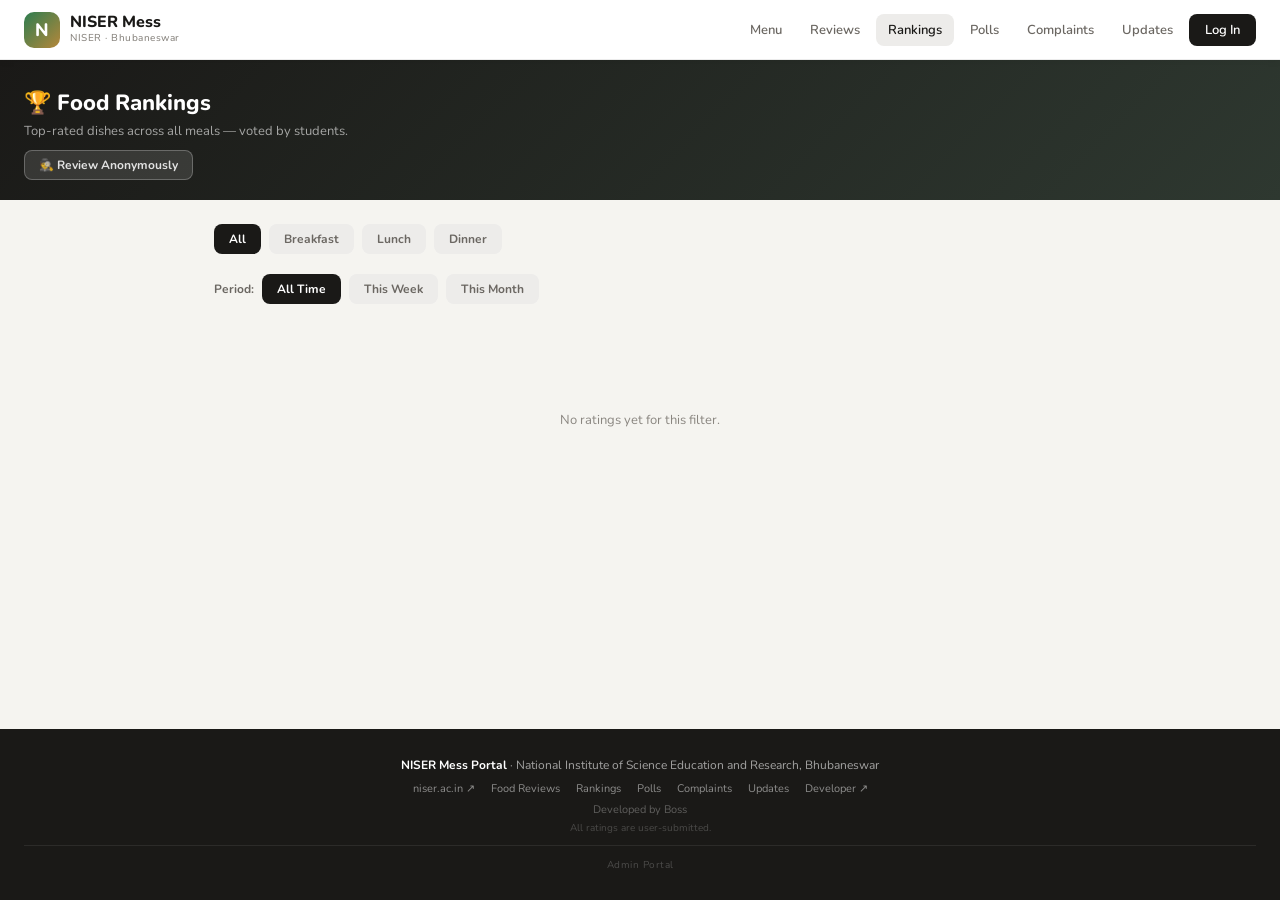
<file: ranking.html>
<!DOCTYPE html>
<html lang="en">
<head>
<meta charset="UTF-8">
<meta name="viewport" content="width=device-width, initial-scale=1.0">
<title>Rankings — NISER Mess Portal</title>
<link rel="preconnect" href="https://fonts.googleapis.com">
<link href="https://fonts.googleapis.com/css2?family=Nunito:wght@400;500;600;700;800&family=JetBrains+Mono:wght@400;500&display=swap" rel="stylesheet">
<link rel="stylesheet" href="style.css">
</head>
<body>

<div id="toast" class="toast"></div>
<header class="site-header" id="site-header"></header>

<div class="section-hero">
  <h1>🏆 Food Rankings</h1>
  <p>Top-rated dishes across all meals — voted by students.</p>
  <div class="section-hero-anon" style="margin-top:10px;">
    <a href="anon-login.html" style="display:inline-block;background:rgba(255,255,255,0.12);color:rgba(255,255,255,0.85);border:1px solid rgba(255,255,255,0.25);border-radius:8px;padding:6px 14px;font-size:12px;font-weight:700;text-decoration:none;">🕵️ Review Anonymously</a>
  </div>
</div>

<div class="ranking-wrap">
  <div class="ranking-filters" id="rank-filters">
    <button class="rank-filter-btn active" onclick="setRankFilter(this,'all')">All</button>
    <button class="rank-filter-btn" onclick="setRankFilter(this,'BREAKFAST')">Breakfast</button>
    <button class="rank-filter-btn" onclick="setRankFilter(this,'LUNCH')">Lunch</button>
    <button class="rank-filter-btn" onclick="setRankFilter(this,'DINNER')">Dinner</button>
  </div>
  <div style="display:flex;gap:8px;margin-bottom:16px;flex-wrap:wrap;">
    <span style="font-size:12px;color:var(--muted2);font-weight:700;align-self:center;">Period:</span>
    <button class="rank-filter-btn time-filter-btn active" onclick="setTimeFilter(this,'all')">All Time</button>
    <button class="rank-filter-btn time-filter-btn" onclick="setTimeFilter(this,'week')">This Week</button>
    <button class="rank-filter-btn time-filter-btn" onclick="setTimeFilter(this,'month')">This Month</button>
  </div>
  <div class="ranking-list" id="ranking-list">
    <div class="state-box"><div class="spinner"></div><span>Loading rankings…</span></div>
  </div>
</div>

<footer class="site-footer" id="site-footer"></footer>

<script src="shared.js"></script>
<script src="app.js"></script>
<script>
renderHeader('ranking');
renderFooter();
initRankingPage();
</script>
</body>
</html>
</file>
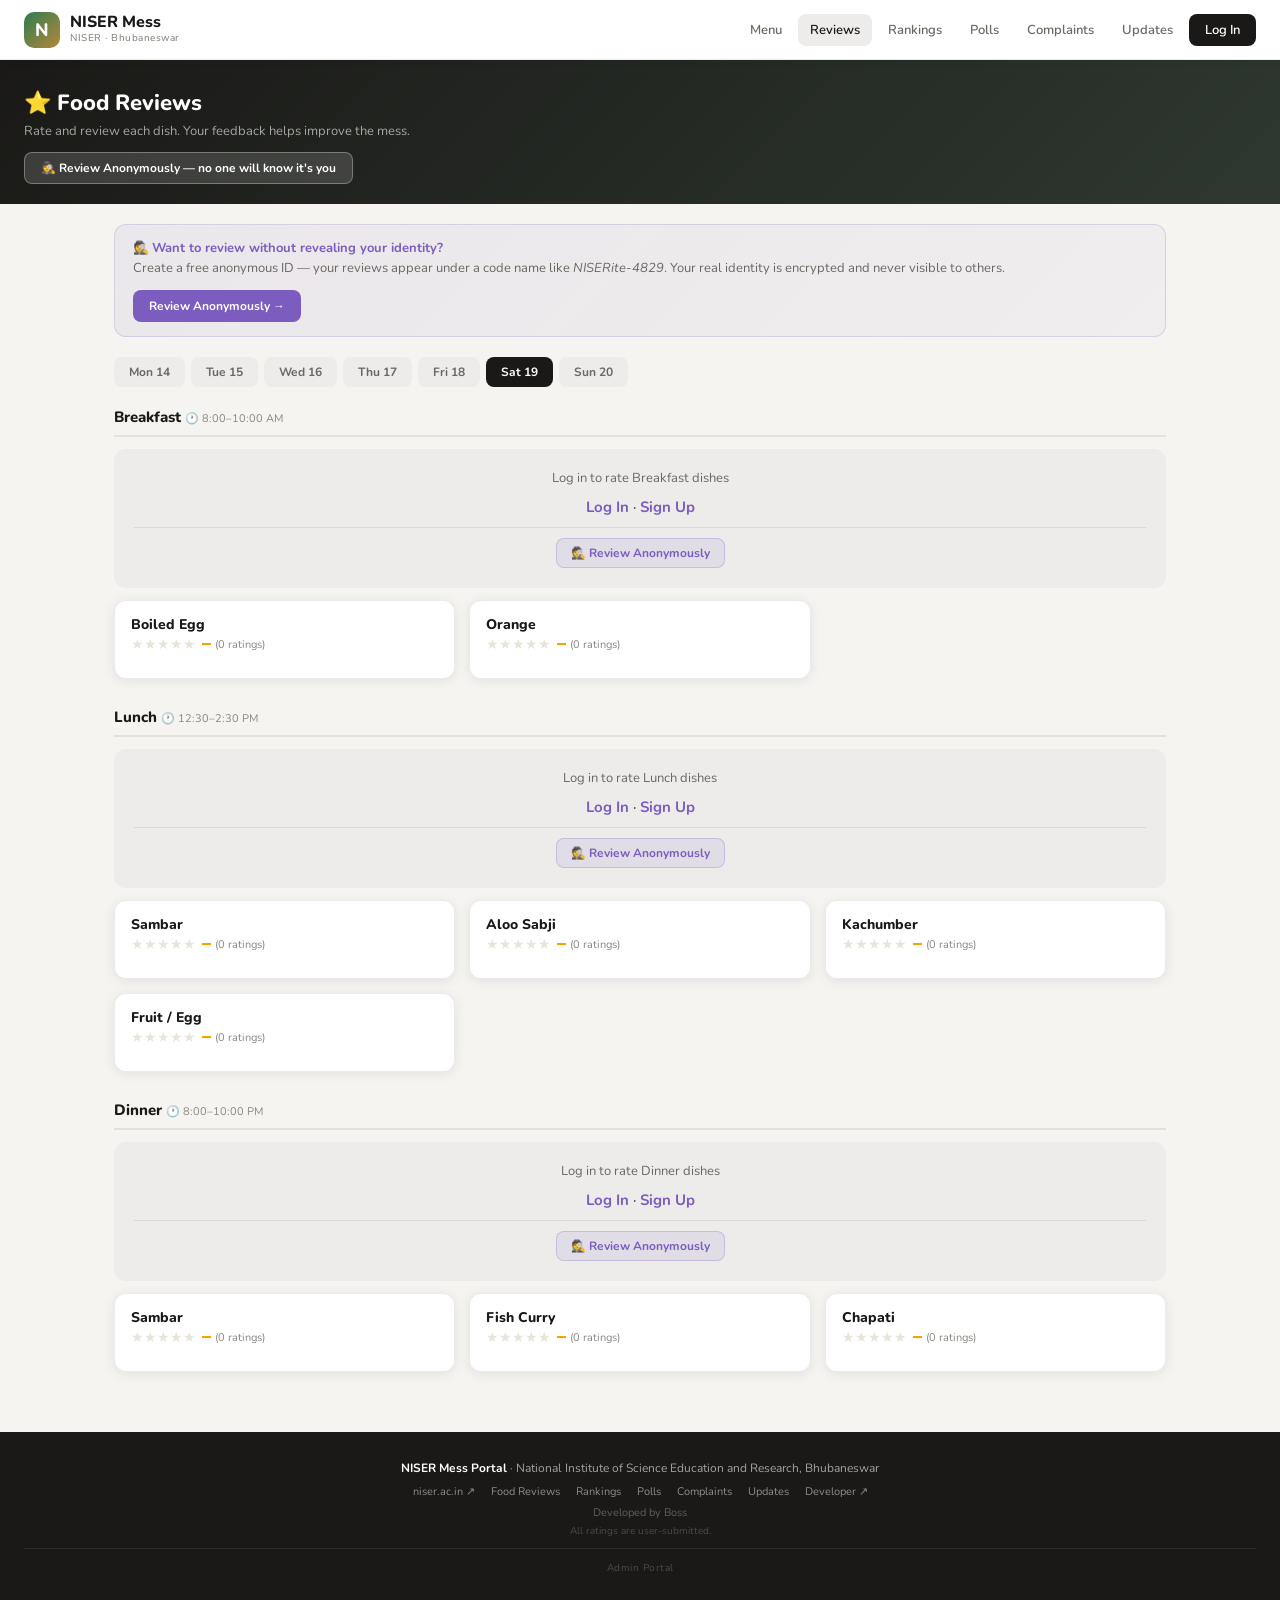
<file: reviews.html>
<!DOCTYPE html>
<html lang="en">
<head>
<meta charset="UTF-8">
<meta name="viewport" content="width=device-width, initial-scale=1.0">
<title>Reviews — NISER Mess Portal</title>
<link rel="preconnect" href="https://fonts.googleapis.com">
<link href="https://fonts.googleapis.com/css2?family=Nunito:wght@400;500;600;700;800&family=JetBrains+Mono:wght@400;500&display=swap" rel="stylesheet">
<link rel="stylesheet" href="style.css">
</head>
<body>

<div id="toast" class="toast"></div>
<header class="site-header" id="site-header"></header>

<div class="section-hero">
  <h1>⭐ Food Reviews</h1>
  <p>Rate and review each dish. Your feedback helps improve the mess.</p>
  <div class="section-hero-anon">
    <a href="anon-login.html" style="display:inline-block;background:rgba(255,255,255,0.15);color:#fff;border:1px solid rgba(255,255,255,0.3);border-radius:8px;padding:7px 16px;font-size:12px;font-weight:700;text-decoration:none;">🕵️ Review Anonymously — no one will know it's you</a>
  </div>
</div>

<div style="flex:1;padding:20px 24px 32px;max-width:1100px;margin:0 auto;width:100%;">
  <!-- Anonymous prompt banner (shown when NOT logged in or not anon) -->
  <div id="anon-banner" class="anon-review-banner" style="display:none;">
    <div class="anon-review-banner-text">
      🕵️ <strong>Want to review without revealing your identity?</strong><br>
      Create a free anonymous ID — your reviews appear under a code name like <em>NISERite-4829</em>. Your real identity is encrypted and never visible to others.
    </div>
    <a href="anon-login.html" class="anon-review-banner-btn">Review Anonymously →</a>
  </div>

  <div class="review-day-sel" id="review-day-nav"></div>
  <div id="review-content"><div class="state-box"><div class="spinner"></div><span>Loading…</span></div></div>
</div>

<footer class="site-footer" id="site-footer"></footer>

<script src="shared.js"></script>
<script src="app.js"></script>
<script>
const SHEET_CSV_URL = 'https://docs.google.com/spreadsheets/d/e/2PACX-1vSZ3e1ImbssqqrpQRO8KuEKvL8Zq69xZVApqriqcvRlisgOFHDzSvXbtyEYLI0UhQBLpLcuoFxtQJ8N/pub?gid=127683587&single=true&output=csv';

renderHeader('review');
renderFooter();

if (!currentUser || !currentUser.isAnon) {
  document.getElementById('anon-banner').style.display = 'flex';
}

initReviewPage();
</script>
</body>
</html>
</file>
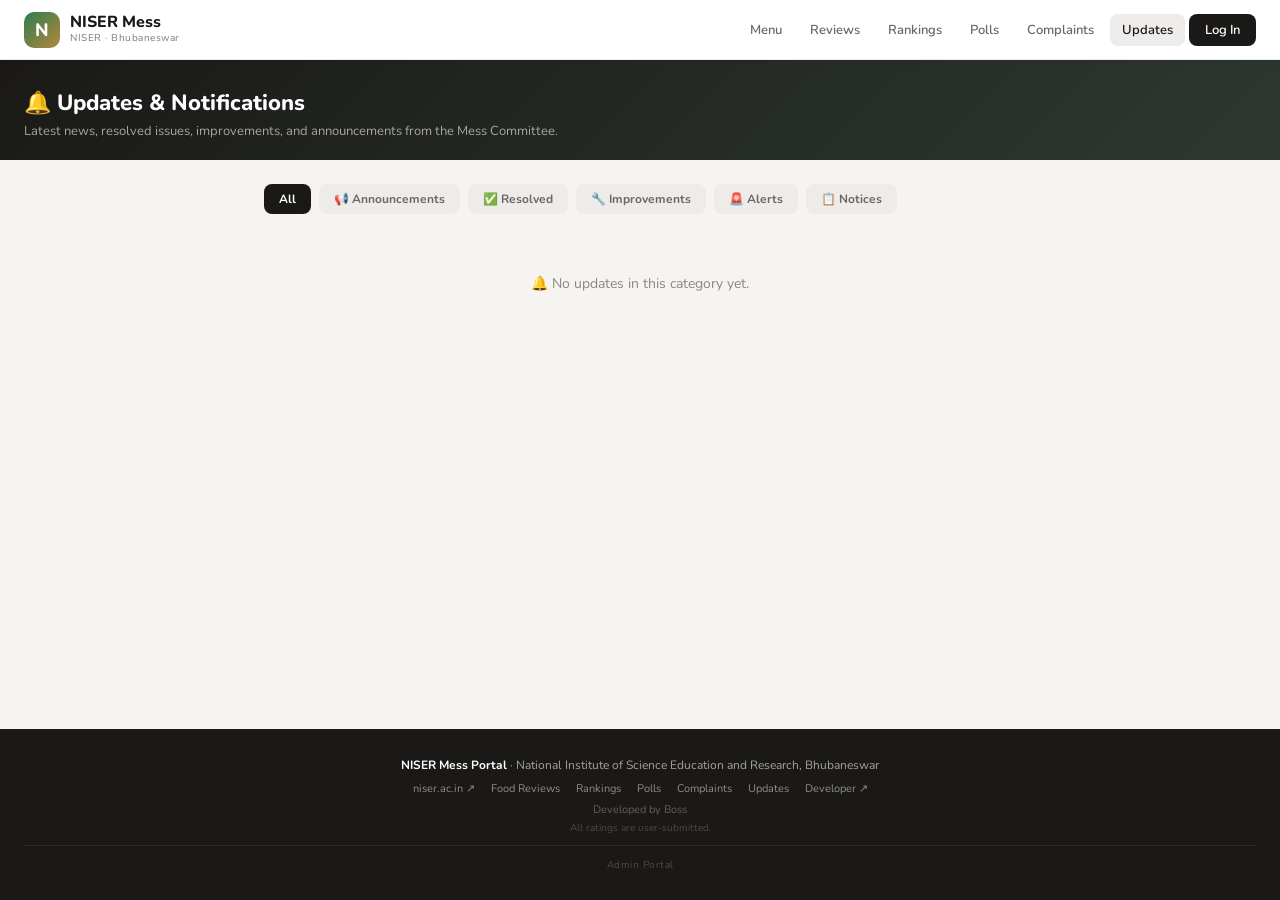
<file: updates.html>
<!DOCTYPE html>
<html lang="en">
<head>
<meta charset="UTF-8">
<meta name="viewport" content="width=device-width, initial-scale=1.0">
<title>Updates & Notifications — NISER Mess Portal</title>
<link rel="preconnect" href="https://fonts.googleapis.com">
<link href="https://fonts.googleapis.com/css2?family=Nunito:wght@400;500;600;700;800&family=JetBrains+Mono:wght@400;500&display=swap" rel="stylesheet">
<link rel="stylesheet" href="style.css">
<style>
.updates-wrap{flex:1;padding:24px;max-width:800px;margin:0 auto;width:100%;}
.update-card{background:var(--bg2);border:1px solid var(--border);border-radius:var(--radius);padding:18px 20px;margin-bottom:14px;box-shadow:var(--shadow);animation:fadeUp 0.3s ease both;position:relative;overflow:hidden;}
.update-card::before{content:'';position:absolute;left:0;top:0;bottom:0;width:4px;}
.update-card.type-announcement::before{background:var(--accent2);}
.update-card.type-resolved::before{background:var(--green);}
.update-card.type-improvement::before{background:var(--accent);}
.update-card.type-notice::before{background:var(--muted);}
.update-card.type-alert::before{background:var(--red);}
.update-header{display:flex;align-items:center;gap:8px;margin-bottom:8px;flex-wrap:wrap;}
.update-type-badge{font-size:10px;font-weight:800;padding:2px 8px;border-radius:5px;letter-spacing:0.06em;text-transform:uppercase;}
.type-announcement .update-type-badge{background:rgba(124,92,191,0.12);color:var(--accent2);}
.type-resolved .update-type-badge{background:rgba(46,125,80,0.12);color:var(--green);}
.type-improvement .update-type-badge{background:rgba(181,135,58,0.12);color:var(--accent);}
.type-notice .update-type-badge{background:var(--bg3);color:var(--muted);}
.type-alert .update-type-badge{background:rgba(192,57,43,0.12);color:var(--red);}
.update-title{font-size:15px;font-weight:800;}
.update-body{font-size:13px;color:var(--muted2);line-height:1.6;margin-top:6px;}
.update-date{font-size:11px;color:var(--muted);margin-top:8px;}
.update-filters{display:flex;gap:8px;flex-wrap:wrap;margin-bottom:20px;}
.upd-filter-btn{background:var(--bg3);border:1.5px solid transparent;border-radius:8px;padding:6px 14px;font-size:12px;font-weight:700;color:var(--muted2);cursor:pointer;transition:all 0.15s;}
.upd-filter-btn.active{background:var(--text);color:#fff;}
.upd-filter-btn:hover{background:var(--bg4);color:var(--text);}
.empty-updates{text-align:center;padding:40px 20px;color:var(--muted);font-size:14px;}
</style>
</head>
<body>
<div id="toast" class="toast"></div>
<header class="site-header" id="site-header"></header>

<div class="section-hero">
  <h1>🔔 Updates & Notifications</h1>
  <p>Latest news, resolved issues, improvements, and announcements from the Mess Committee.</p>
</div>

<div class="updates-wrap">
  <div class="update-filters" id="update-filters">
    <button class="upd-filter-btn active" onclick="setUpdateFilter(this,'all')">All</button>
    <button class="upd-filter-btn" onclick="setUpdateFilter(this,'announcement')">📢 Announcements</button>
    <button class="upd-filter-btn" onclick="setUpdateFilter(this,'resolved')">✅ Resolved</button>
    <button class="upd-filter-btn" onclick="setUpdateFilter(this,'improvement')">🔧 Improvements</button>
    <button class="upd-filter-btn" onclick="setUpdateFilter(this,'alert')">🚨 Alerts</button>
    <button class="upd-filter-btn" onclick="setUpdateFilter(this,'notice')">📋 Notices</button>
  </div>
  <div id="updates-list"><div class="state-box"><div class="spinner"></div><span>Loading updates…</span></div></div>
</div>

<footer class="site-footer" id="site-footer"></footer>
<script src="shared.js"></script>
<script>
let activeUpdateFilter = 'all', _allUpdates = [];
renderHeader('updates');
renderFooter();
loadUpdates();

async function loadUpdates() {
  try {
    const res = await fetchUpdates();
    _allUpdates = res.status==='ok' ? res.updates : [];
    // Add demo if empty
    if (!_allUpdates.length) {
      _allUpdates = [{id:'demo1',type:'announcement',title:'NISER Mess Portal Launched!',body:'Welcome to the new NISER Mess Portal. You can now rate food, submit complaints, vote on menu items, and stay updated. Your feedback helps improve the mess for everyone.',date:new Date().toLocaleDateString('en-IN',{day:'2-digit',month:'short',year:'numeric'}),ts:Date.now(),postedBy:'SITU Mess Committee'}];
    }
  } catch(e) { _allUpdates = []; }
  renderUpdates();
}

function setUpdateFilter(btn, filter) {
  document.querySelectorAll('.upd-filter-btn').forEach(b=>b.classList.remove('active'));
  btn.classList.add('active'); activeUpdateFilter=filter; renderUpdates();
}

function renderUpdates() {
  const list = document.getElementById('updates-list');
  let updates = [..._allUpdates].sort((a,b)=>(b.ts||0)-(a.ts||0));
  if (activeUpdateFilter !== 'all') updates = updates.filter(u=>u.type===activeUpdateFilter);
  if (!updates.length) { list.innerHTML='<div class="empty-updates">🔔 No updates in this category yet.</div>'; return; }

  const typeLabels = {announcement:'📢 Announcement',resolved:'✅ Resolved',improvement:'🔧 Improvement',alert:'🚨 Alert',notice:'📋 Notice'};
  list.innerHTML = updates.map((u,i) => `
    <div class="update-card type-${u.type||'notice'}" style="animation-delay:${i*0.04}s;">
      <div class="update-header">
        <span class="update-type-badge">${typeLabels[u.type]||u.type}</span>
        ${u.relatedComplaint?`<span style="font-size:11px;background:rgba(124,92,191,0.08);color:var(--accent2);padding:2px 8px;border-radius:5px;font-weight:700;">Re: complaint #${u.relatedComplaint}</span>`:''}
      </div>
      <div class="update-title">${u.title}</div>
      <div class="update-body">${u.body}</div>
      <div class="update-date">Posted by <strong>${u.postedBy||'Mess Committee'}</strong> · ${u.date}</div>
    </div>`).join('');
}
</script>
</body>
</html>
</file>
<file: style.css>
/* ═══════════════════════════════════════════════════
   NISER MESS PORTAL — style.css  (v2 — multi-page)
   ═══════════════════════════════════════════════════ */
:root {
  --bg:       #f5f4f0;
  --bg2:      #ffffff;
  --bg3:      #edecea;
  --bg4:      #e4e2de;
  --border:   rgba(0,0,0,0.08);
  --border2:  rgba(0,0,0,0.13);
  --text:     #1a1917;
  --muted:    #8a8680;
  --muted2:   #6b6762;
  --veg:      #2e7d50;
  --nonveg:   #c0392b;
  --accent:   #b5873a;
  --accent2:  #7c5cbf;
  --star:     #f0a500;
  --star-bg:  #e8e4da;
  --red:      #c0392b;
  --green:    #2e7d50;
  --shadow:   0 2px 12px rgba(0,0,0,0.08);
  --shadow2:  0 4px 24px rgba(0,0,0,0.12);
  --radius:   12px;
  --radius2:  8px;
}
*, *::before, *::after { box-sizing: border-box; margin: 0; padding: 0; }
html { scroll-behavior: smooth; }
body {
  background: var(--bg); color: var(--text);
  font-family: 'Nunito', sans-serif; font-size: 15px;
  min-height: 100vh; display: flex; flex-direction: column;
}
a { text-decoration: none; color: inherit; }
button { cursor: pointer; font-family: inherit; }
input, textarea, select { font-family: inherit; }

/* SCROLLBAR */
::-webkit-scrollbar { width: 6px; height: 6px; }
::-webkit-scrollbar-track { background: var(--bg3); }
::-webkit-scrollbar-thumb { background: var(--bg4); border-radius: 3px; }

/* ── STATIC HEADER ─────────────────────────────── */
.site-header {
  background: var(--bg2); border-bottom: 1px solid var(--border);
  padding: 0 24px; display: flex; align-items: center; justify-content: space-between;
  height: 60px; position: sticky; top: 0; z-index: 100;
  box-shadow: 0 1px 8px rgba(0,0,0,0.06);
}
.header-brand { display: flex; align-items: center; gap: 10px; cursor: pointer; text-decoration: none; }
.header-logo {
  width: 36px; height: 36px;
  background: linear-gradient(135deg, #2e7d50 0%, #b5873a 100%);
  border-radius: 10px; display: flex; align-items: center; justify-content: center;
  font-size: 18px; font-weight: 800; color: #fff; flex-shrink: 0;
}
.header-title { font-size: 16px; font-weight: 800; color: var(--text); line-height: 1.1; }
.header-sub { font-size: 10px; color: var(--muted); font-weight: 500; letter-spacing: 0.05em; }
.header-nav { display: flex; align-items: center; gap: 4px; }
.nav-btn {
  background: none; border: none; padding: 7px 12px; font-size: 13px; font-weight: 600;
  color: var(--muted2); border-radius: var(--radius2); transition: all 0.15s; text-decoration: none;
  display: inline-flex; align-items: center;
}
.nav-btn:hover { background: var(--bg3); color: var(--text); }
.nav-btn.active { background: var(--bg3); color: var(--text); }
.nav-btn.primary { background: var(--text); color: #fff; padding: 7px 16px; }
.nav-btn.primary:hover { opacity: 0.85; }
.user-chip {
  display: flex; align-items: center; gap: 8px; background: var(--bg3);
  border-radius: 20px; padding: 5px 12px 5px 6px; font-size: 13px; font-weight: 600;
}
.user-avatar {
  width: 26px; height: 26px;
  background: linear-gradient(135deg, var(--accent2), var(--accent));
  border-radius: 50%; display: flex; align-items: center; justify-content: center;
  font-size: 11px; font-weight: 700; color: #fff;
}
.hamburger { display: none; background: none; border: none; padding: 6px; font-size: 20px; color: var(--text); }
@media (max-width: 640px) {
  .header-nav { display: none; }
  .header-nav.open {
    display: flex; flex-direction: column; position: fixed; top: 60px;
    left: 0; right: 0; background: var(--bg2); border-bottom: 1px solid var(--border);
    padding: 10px; gap: 2px; z-index: 200;
  }
  .hamburger { display: block; }
}

/* ── STATIC FOOTER ─────────────────────────────── */
.site-footer {
  background: var(--text); color: rgba(255,255,255,0.6); padding: 28px 24px;
  margin-top: auto; text-align: center; font-size: 12px;
}
.site-footer strong { color: #fff; }
.footer-links { display: flex; gap: 16px; justify-content: center; margin-top: 8px; flex-wrap: wrap; }
.footer-links a, .footer-links button {
  color: rgba(255,255,255,0.5); transition: color 0.15s; font-size: 11px;
  background: none; border: none; cursor: pointer; font-family: inherit; padding: 0;
}
.footer-links a:hover, .footer-links button:hover { color: #fff; }

/* ── MAIN CONTENT WRAPPER ──────────────────────── */
.page-body { flex: 1; }

/* ── TOAST ─────────────────────────────────────── */
.toast {
  position: fixed; bottom: 24px; right: 24px; background: var(--text);
  color: #fff; padding: 12px 18px; border-radius: 10px; font-size: 13px;
  font-weight: 600; box-shadow: var(--shadow2); z-index: 9999;
  transform: translateY(80px); opacity: 0; transition: transform 0.3s, opacity 0.3s;
}
.toast.show { transform: translateY(0); opacity: 1; }

/* ── AUTH FORMS ────────────────────────────────── */
.auth-wrap {
  flex: 1; display: flex; align-items: center; justify-content: center;
  padding: 40px 20px; background: var(--bg);
}
.auth-card {
  background: var(--bg2); border: 1px solid var(--border); border-radius: 16px;
  padding: 36px 40px; width: 100%; max-width: 420px; box-shadow: var(--shadow2);
}
@media (max-width: 480px) { .auth-card { padding: 28px 22px; } }
.auth-logo {
  width: 52px; height: 52px;
  background: linear-gradient(135deg, #2e7d50, #b5873a);
  border-radius: 14px; display: flex; align-items: center; justify-content: center;
  font-size: 26px; font-weight: 900; color: #fff; margin: 0 auto 16px;
}
.auth-title { text-align: center; font-size: 22px; font-weight: 800; margin-bottom: 4px; }
.auth-sub { text-align: center; font-size: 13px; color: var(--muted); margin-bottom: 28px; }
.form-group { margin-bottom: 14px; }
.form-label {
  display: block; font-size: 12px; font-weight: 700; color: var(--muted2);
  margin-bottom: 5px; letter-spacing: 0.04em; text-transform: uppercase;
}
.form-input {
  width: 100%; background: var(--bg3); border: 1.5px solid var(--border);
  border-radius: var(--radius2); padding: 10px 14px; font-size: 14px; color: var(--text);
  transition: border-color 0.15s, box-shadow 0.15s; outline: none;
}
.form-input:focus { border-color: var(--accent2); box-shadow: 0 0 0 3px rgba(124,92,191,0.1); background: var(--bg2); }
.form-input::placeholder { color: var(--muted); }
.form-row { display: grid; grid-template-columns: 1fr 1fr; gap: 12px; }
@media (max-width: 400px) { .form-row { grid-template-columns: 1fr; } }
.btn-main {
  width: 100%; padding: 12px; background: var(--text); color: #fff; border: none;
  border-radius: var(--radius2); font-size: 15px; font-weight: 700; margin-top: 8px;
  transition: opacity 0.15s, transform 0.1s;
}
.btn-main:hover { opacity: 0.88; }
.btn-main:active { transform: scale(0.98); }
.btn-main:disabled { opacity: 0.5; cursor: not-allowed; }
.auth-switch { text-align: center; margin-top: 18px; font-size: 13px; color: var(--muted); }
.auth-switch a { color: var(--accent2); font-weight: 700; cursor: pointer; }
.auth-switch a:hover { text-decoration: underline; }
.form-error { color: var(--red); font-size: 12px; margin-top: 6px; display: none; }
.form-error.show { display: block; }
.form-hint { font-size: 11px; color: var(--muted); margin-top: 4px; }
.skip-link { text-align: center; margin-top: 14px; }
.skip-link a { font-size: 12px; color: var(--muted); cursor: pointer; }

/* ── OTP ────────────────────────────────────────── */
.otp-box { display: flex; gap: 8px; justify-content: center; margin: 10px 0; }
.otp-digit {
  width: 44px; height: 48px; border: 2px solid var(--border); border-radius: 8px;
  text-align: center; font-size: 20px; font-weight: 700; background: var(--bg3);
  outline: none; color: var(--text);
}
.otp-digit:focus { border-color: var(--accent2); background: var(--bg2); }

/* ── MENU PAGE ──────────────────────────────────── */
.menu-hero {
  background: linear-gradient(135deg, #1a1917 0%, #2e3830 100%);
  color: #fff; padding: 32px 24px 24px; text-align: center;
}
.menu-hero-title { font-size: 26px; font-weight: 800; margin-bottom: 4px; }
.menu-hero-sub { font-size: 13px; opacity: 0.6; }
.menu-hero-update { font-family: 'JetBrains Mono', monospace; font-size: 11px; opacity: 0.45; margin-top: 8px; }
.day-nav {
  background: var(--bg2); border-bottom: 1px solid var(--border);
  padding: 12px 24px; display: flex; gap: 6px; flex-wrap: wrap;
  justify-content: center; position: sticky; top: 60px; z-index: 90;
}
.day-btn {
  background: var(--bg3); border: 1.5px solid transparent; color: var(--muted2);
  border-radius: 8px; padding: 6px 14px; font-size: 12px; font-weight: 700;
  transition: all 0.15s; letter-spacing: 0.03em;
}
.day-btn:hover { color: var(--text); background: var(--bg4); }
.day-btn.active { background: var(--text); color: #fff; border-color: transparent; }
.legend {
  display: flex; gap: 14px; flex-wrap: wrap; justify-content: center;
  padding: 12px 24px; background: var(--bg2);
  font-size: 11px; color: var(--muted2); border-bottom: 1px solid var(--border);
}
.leg-item { display: flex; align-items: center; gap: 5px; }
.leg-dot { width: 8px; height: 8px; border-radius: 50%; flex-shrink: 0; }
.menu-content { padding: 20px 24px 32px; max-width: 1200px; margin: 0 auto; width: 100%; }
.menu-grid { display: grid; grid-template-columns: repeat(3, 1fr); gap: 18px; align-items: start; }
@media (max-width: 900px) { .menu-grid { grid-template-columns: repeat(2, 1fr); } }
@media (max-width: 560px) { .menu-grid { grid-template-columns: 1fr; } }

/* ── MEAL CARD ──────────────────────────────────── */
.meal-card {
  background: var(--bg2); border: 1px solid var(--border); border-radius: var(--radius);
  overflow: hidden; box-shadow: var(--shadow); animation: fadeUp 0.3s ease both;
}
.meal-card:nth-child(2) { animation-delay: 0.06s; }
.meal-card:nth-child(3) { animation-delay: 0.12s; }
@keyframes fadeUp { from { opacity: 0; transform: translateY(10px); } to { opacity: 1; transform: translateY(0); } }
.meal-header {
  padding: 12px 16px 11px; border-bottom: 1px solid var(--border);
  display: flex; align-items: center; justify-content: space-between; background: var(--bg3);
}
.meal-title { font-size: 12px; font-weight: 800; color: var(--text); letter-spacing: 0.08em; text-transform: uppercase; }
.meal-count { font-family: 'JetBrains Mono', monospace; font-size: 11px; color: var(--muted); }
.items-list { padding: 4px 0; }
.item-row {
  display: flex; align-items: center; padding: 6px 12px 6px 14px;
  transition: background 0.12s; position: relative; border-bottom: 1px solid transparent; gap: 8px;
}
.item-row:last-child { border-bottom: none; }
.item-row:hover { background: var(--bg3); }
.item-row::before {
  content: ''; position: absolute; left: 0; top: 20%; bottom: 20%; width: 3px; border-radius: 2px;
}
.item-row.veg::before    { background: var(--veg); }
.item-row.nonveg::before { background: var(--nonveg); }
.item-inner { flex: 1; min-width: 0; }
.item-name-row { display: flex; align-items: center; gap: 6px; flex-wrap: wrap; }
.item-name { font-size: 13px; font-weight: 600; color: var(--text); line-height: 1.3; }
.item-row.nonveg .item-name { color: #8b2020; }
.badges { display: flex; gap: 3px; flex-wrap: wrap; margin-top: 2px; }
.badge { font-size: 9px; letter-spacing: 0.05em; text-transform: uppercase; padding: 1px 5px; border-radius: 3px; font-weight: 700; }
.badge-salad   { background: rgba(46,125,80,0.1); color: #2e7d50; }
.badge-dessert { background: rgba(181,135,58,0.12); color: var(--accent); }
.badge-fruit   { background: rgba(181,135,58,0.12); color: var(--accent); }
.badge-trending { background: rgba(255,90,30,0.12); color: #d44000; }
.item-rating-inline {
  display: flex; align-items: center; gap: 3px; font-size: 11px; color: var(--muted);
  flex-shrink: 0; cursor: pointer;
}
.item-rating-inline .star-val { color: var(--star); font-weight: 700; font-size: 11px; }
.item-rating-inline .star-icon { color: var(--star); font-size: 12px; }
.item-rating-inline .count { font-size: 10px; color: var(--muted); }
.meal-timing { font-size: 11px; color: var(--muted2); background: var(--bg3); padding: 4px 14px; border-bottom: 1px solid var(--border); font-weight: 600; }
.ate-this-btn {
  background: rgba(46,125,80,0.08); border: 1px solid rgba(46,125,80,0.25);
  color: #2e7d50; border-radius: 6px; font-size: 11px; font-weight: 700;
  padding: 3px 9px; cursor: pointer; transition: all 0.15s; flex-shrink: 0;
}
.ate-this-btn:hover { background: rgba(46,125,80,0.16); }
.ate-this-btn.ate { background: rgba(46,125,80,0.18); color: #2e7d50; border-color: #2e7d50; }

/* ── STAR WIDGET ─────────────────────────────────── */
.frc-star { font-size: 22px; color: var(--star-bg); cursor: pointer; transition: color 0.1s, transform 0.1s; user-select: none; }
.frc-star.filled { color: var(--star); }
.frc-star:hover { transform: scale(1.15); }
.frc-decimal-inp {
  width: 58px; background: var(--bg3); border: 1.5px solid var(--border); border-radius: 6px;
  padding: 4px 8px; font-size: 13px; font-weight: 700; color: var(--text); text-align: center; outline: none;
}
.frc-decimal-inp:focus { border-color: var(--star); }
.frc-comment-inp {
  width: 100%; background: var(--bg3); border: 1.5px solid var(--border); border-radius: 8px;
  padding: 8px 10px; font-size: 13px; resize: none; min-height: 64px; color: var(--text); outline: none;
}
.frc-comment-inp:focus { border-color: var(--accent2); background: var(--bg2); }
.frc-submit-btn {
  margin-top: 8px; background: var(--text); color: #fff; border: none;
  border-radius: 7px; padding: 8px 16px; font-size: 12px; font-weight: 700;
  transition: opacity 0.15s; width: 100%;
}
.frc-submit-btn:hover { opacity: 0.85; }
.frc-submit-btn:disabled { opacity: 0.4; cursor: not-allowed; }
.frc-submitted { font-size: 12px; color: var(--green); font-weight: 700; margin-top: 6px; display: none; }
.frc-submitted.show { display: block; }
.frc-reviews-toggle { font-size: 12px; color: var(--accent2); font-weight: 700; cursor: pointer; margin-top: 8px; background: none; border: none; text-align: left; padding: 0; }
.frc-reviews-list { margin-top: 8px; display: none; }
.frc-reviews-list.open { display: block; }
.review-entry { border-top: 1px solid var(--border); padding: 8px 0; font-size: 12px; }
.re-header { display: flex; align-items: center; gap: 8px; margin-bottom: 3px; }
.re-name { font-weight: 700; color: var(--text); }
.re-val { font-weight: 700; color: var(--star); font-family: 'JetBrains Mono', monospace; font-size: 11px; }
.re-comment { color: var(--muted2); font-style: italic; line-height: 1.4; }
.re-date { font-size: 10px; color: var(--muted); margin-left: auto; }
.helpful-row { display: flex; align-items: center; gap: 8px; margin-top: 5px; }
.helpful-btn { background: none; border: 1px solid var(--border2); border-radius: 5px; font-size: 11px; padding: 2px 8px; cursor: pointer; color: var(--muted2); font-weight: 600; transition: all 0.15s; }
.helpful-btn:hover { background: var(--bg3); color: var(--text); }
.helpful-btn.voted { background: rgba(124,92,191,0.1); color: var(--accent2); border-color: var(--accent2); }
.helpful-count { font-size: 11px; color: var(--muted); }

/* ── ANONYMOUS REVIEW PROMPT BANNER ─────────────── */
.anon-review-banner {
  background: linear-gradient(135deg, rgba(124,92,191,0.08), rgba(124,92,191,0.04));
  border: 1px solid rgba(124,92,191,0.2); border-radius: var(--radius);
  padding: 14px 18px; margin-bottom: 20px;
  display: flex; align-items: center; justify-content: space-between; gap: 12px; flex-wrap: wrap;
}
.anon-review-banner-text { font-size: 13px; color: var(--muted2); line-height: 1.5; }
.anon-review-banner-text strong { color: var(--accent2); }
.anon-review-banner-btn {
  background: var(--accent2); color: #fff; border: none; border-radius: 8px;
  padding: 8px 16px; font-size: 12px; font-weight: 700; cursor: pointer;
  white-space: nowrap; transition: opacity 0.15s; flex-shrink: 0;
}
.anon-review-banner-btn:hover { opacity: 0.85; }

/* ── REVIEW PAGE ────────────────────────────────── */
.review-page-wrap { flex: 1; padding: 24px; max-width: 900px; margin: 0 auto; width: 100%; }
.page-section-title { font-size: 20px; font-weight: 800; margin-bottom: 16px; }
.review-day-sel { display: flex; gap: 6px; flex-wrap: wrap; margin-bottom: 20px; }
.review-day-btn {
  background: var(--bg3); border: 1.5px solid transparent; color: var(--muted2);
  border-radius: 8px; padding: 6px 14px; font-size: 12px; font-weight: 700; transition: all 0.15s;
}
.review-day-btn.active { background: var(--text); color: #fff; }
.meal-review-section { margin-bottom: 28px; }
.meal-review-title { font-size: 15px; font-weight: 800; margin-bottom: 12px; padding-bottom: 8px; border-bottom: 2px solid var(--border); }
.food-review-grid { display: grid; grid-template-columns: repeat(auto-fill, minmax(280px, 1fr)); gap: 14px; }
.food-review-card { background: var(--bg2); border: 1px solid var(--border); border-radius: var(--radius); padding: 14px 16px; box-shadow: var(--shadow); }
.frc-name { font-size: 14px; font-weight: 800; color: var(--text); }
.frc-avg { display: flex; align-items: center; margin-bottom: 10px; }
.frc-avg-val { font-size: 15px; font-weight: 900; color: var(--star); font-family: 'JetBrains Mono', monospace; }
.frc-count { font-size: 11px; color: var(--muted); margin-left: 4px; }
.frc-rate-label { font-size: 11px; font-weight: 700; color: var(--muted2); text-transform: uppercase; letter-spacing: 0.06em; margin-bottom: 6px; }
.frc-stars { display: flex; gap: 3px; align-items: center; margin-bottom: 6px; }
.frc-decimal-row { display: flex; align-items: center; gap: 8px; margin-bottom: 8px; }
.frc-decimal-label { font-size: 11px; color: var(--muted); }
.frc-rate-area { margin-bottom: 10px; }
.login-gate { text-align: center; padding: 20px; background: var(--bg3); border-radius: var(--radius); margin: 12px 0; }
.login-gate p { font-size: 13px; color: var(--muted2); margin-bottom: 10px; }
.login-gate a { color: var(--accent2); font-weight: 700; cursor: pointer; }

/* ── RANKING ─────────────────────────────────────── */
.ranking-wrap { flex: 1; padding: 24px; max-width: 900px; margin: 0 auto; width: 100%; }
.ranking-filters { display: flex; gap: 8px; margin-bottom: 20px; flex-wrap: wrap; }
.rank-filter-btn { background: var(--bg3); border: 1.5px solid transparent; border-radius: 8px; padding: 6px 14px; font-size: 12px; font-weight: 700; color: var(--muted2); transition: all 0.15s; }
.rank-filter-btn.active { background: var(--text); color: #fff; }
.rank-filter-btn:hover { background: var(--bg4); color: var(--text); }
.ranking-list { display: flex; flex-direction: column; gap: 10px; }
.rank-item { background: var(--bg2); border: 1px solid var(--border); border-radius: var(--radius); padding: 14px 16px; display: flex; align-items: center; gap: 14px; box-shadow: var(--shadow); animation: fadeUp 0.3s ease both; }
.rank-pos { width: 36px; height: 36px; border-radius: 10px; display: flex; align-items: center; justify-content: center; font-size: 16px; font-weight: 900; flex-shrink: 0; }
.rank-pos.gold   { background: #fff3cc; color: #c8921a; }
.rank-pos.silver { background: #f0f0f0; color: #707070; }
.rank-pos.bronze { background: #fde8d5; color: #9a5020; }
.rank-pos.other  { background: var(--bg3); color: var(--muted2); font-size: 14px; }
.rank-info { flex: 1; }
.rank-name { font-size: 15px; font-weight: 700; margin-bottom: 3px; }
.rank-meta { font-size: 12px; color: var(--muted); display: flex; gap: 10px; flex-wrap: wrap; }
.rank-score-wrap { text-align: right; flex-shrink: 0; }
.rank-score { font-size: 24px; font-weight: 900; color: var(--star); font-family: 'JetBrains Mono', monospace; line-height: 1; }
.rank-score-label { font-size: 10px; color: var(--muted); margin-top: 2px; }
.rank-stars-row { margin: 4px 0; }
.rank-comments-toggle { font-size: 11px; color: var(--accent2); font-weight: 700; cursor: pointer; background: none; border: none; display: block; margin-top: 4px; text-align: left; padding: 0; }
.rank-comments { margin-top: 10px; border-top: 1px solid var(--border); padding-top: 10px; display: none; }
.rank-comments.open { display: block; }
.rc-entry { display: flex; gap: 10px; font-size: 12px; padding: 5px 0; border-bottom: 1px solid var(--border); }
.rc-entry:last-child { border-bottom: none; }
.rc-avatar { width: 24px; height: 24px; border-radius: 50%; background: linear-gradient(135deg, var(--accent2), var(--accent)); display: flex; align-items: center; justify-content: center; font-size: 9px; font-weight: 700; color: #fff; flex-shrink: 0; }
.rc-name { font-weight: 700; color: var(--text); }
.rc-val { color: var(--star); font-weight: 700; font-family: 'JetBrains Mono', monospace; font-size: 11px; }
.rc-comment { color: var(--muted2); font-style: italic; }
.rc-date { font-size: 10px; color: var(--muted); margin-left: auto; flex-shrink: 0; }
.rm-tag { background: var(--bg3); border-radius: 4px; padding: 1px 6px; font-size: 11px; font-weight: 700; }

/* ── MESS SECTION ────────────────────────────────── */
.mess-section { background: var(--bg2); border-top: 1px solid var(--border); padding: 20px 24px; display: flex; flex-direction: column; align-items: center; gap: 12px; }
.mess-label { font-size: 11px; letter-spacing: 0.15em; text-transform: uppercase; color: var(--muted); font-weight: 700; }
.mess-pills { display: flex; gap: 8px; flex-wrap: wrap; justify-content: center; }
.mess-pill { border: 1px solid var(--border); border-radius: 8px; padding: 8px 16px; background: var(--bg3); text-align: center; min-width: 120px; }
.mess-pill-name { font-size: 13px; font-weight: 700; color: var(--text); margin-bottom: 5px; display: flex; align-items: center; justify-content: center; gap: 6px; }
.mdot { width: 6px; height: 6px; border-radius: 50%; flex-shrink: 0; }
.mdot-veg  { background: var(--veg); }
.mdot-egg  { background: var(--nonveg); }
.mdot-both { background: #7c5cbf; }
.mess-tags { display: flex; gap: 4px; justify-content: center; flex-wrap: wrap; }
.mess-tag { font-size: 9px; letter-spacing: 0.05em; padding: 1px 6px; border-radius: 3px; text-transform: uppercase; font-weight: 700; }
.mt-veg   { background: rgba(46,125,80,0.1);   color: #2e7d50; }
.mt-egg   { background: rgba(192,57,43,0.1);    color: #c0392b; }
.mt-fruit { background: rgba(181,135,58,0.1);   color: var(--accent); }
.mt-no    { background: rgba(100,100,120,0.08); color: var(--muted); }

/* ── MAPS ────────────────────────────────────────── */
.maps-grid { display: grid; grid-template-columns: repeat(3, 1fr); gap: 16px; width: 100%; max-width: 1100px; }
@media (max-width: 900px) { .maps-grid { grid-template-columns: repeat(2, 1fr); } }
@media (max-width: 560px) { .maps-grid { grid-template-columns: 1fr; } }
.map-card { background: var(--bg3); border: 1px solid var(--border); border-radius: var(--radius); overflow: hidden; padding: 12px; }
.map-card-title { font-size: 13px; font-weight: 800; margin-bottom: 10px; display: flex; align-items: center; gap: 6px; }
.map-desktop { display: block; }
.map-mobile  { display: none; }
.map-link-btn { display: block; text-align: center; background: var(--text); color: #fff; border-radius: 8px; padding: 10px 16px; font-size: 13px; font-weight: 700; text-decoration: none; }
.map-link-btn:hover { opacity: 0.85; }
@media (max-width: 640px) { .map-desktop { display: none; } .map-mobile { display: block; } }

/* ── PROFILE ─────────────────────────────────────── */
.profile-wrap { flex: 1; padding: 24px; max-width: 700px; margin: 0 auto; width: 100%; }
.profile-card { background: var(--bg2); border: 1px solid var(--border); border-radius: var(--radius); padding: 24px; margin-bottom: 20px; }
.profile-avatar-big { width: 64px; height: 64px; border-radius: 50%; background: linear-gradient(135deg, var(--accent2), var(--accent)); display: flex; align-items: center; justify-content: center; font-size: 24px; font-weight: 800; color: #fff; margin: 0 auto 12px; }
.profile-name-big { font-size: 20px; font-weight: 800; text-align: center; }
.profile-email { font-size: 13px; color: var(--muted); text-align: center; margin-bottom: 16px; }

/* ── ANONYMOUS BADGE ─────────────────────────────── */
.anon-badge { display: inline-block; background: rgba(124,92,191,0.12); color: var(--accent2); border-radius: 20px; padding: 4px 14px; font-size: 13px; font-weight: 800; letter-spacing: 0.04em; font-family: 'JetBrains Mono', monospace; }
.anon-session-bar { background: rgba(124,92,191,0.08); border: 1px solid rgba(124,92,191,0.2); border-radius: 8px; padding: 8px 14px; margin: 8px 0; font-size: 12px; color: var(--accent2); font-weight: 700; display: flex; align-items: center; gap: 8px; }

/* ── ADMIN PANEL ─────────────────────────────────── */
.admin-tab {
  background: none; border: none; border-bottom: 3px solid transparent;
  padding: 14px 20px; font-size: 13px; font-weight: 700; color: var(--muted2);
  cursor: pointer; transition: all 0.15s; white-space: nowrap;
}
.admin-tab:hover { color: var(--text); }
.admin-tab.active { color: var(--text); border-bottom-color: var(--accent2); }
.admin-table { width: 100%; border-collapse: collapse; font-size: 13px; }
.admin-table th { background: var(--bg3); text-align: left; padding: 8px 12px; font-size: 11px; letter-spacing: 0.05em; text-transform: uppercase; color: var(--muted2); border-bottom: 1px solid var(--border); }
.admin-table td { padding: 9px 12px; border-bottom: 1px solid var(--border); vertical-align: middle; }
.admin-table tr:hover td { background: var(--bg3); }
.admin-section { background: var(--bg2); border: 1px solid var(--border); border-radius: var(--radius); margin-bottom: 20px; overflow: hidden; }
.admin-section-head { padding: 14px 16px; background: var(--bg3); border-bottom: 1px solid var(--border); font-size: 14px; font-weight: 800; display: flex; align-items: center; justify-content: space-between; }
.admin-section-body { padding: 16px; }
.btn-sm { padding: 5px 12px; border: none; border-radius: 6px; font-size: 12px; font-weight: 700; cursor: pointer; }
.btn-danger { background: rgba(192,57,43,0.1); color: var(--red); }
.btn-danger:hover { background: rgba(192,57,43,0.2); }
.btn-success { background: rgba(46,125,80,0.1); color: var(--green); }
.btn-success:hover { background: rgba(46,125,80,0.2); }
.btn-export { background: var(--text); color: #fff; padding: 8px 16px; border: none; border-radius: 8px; font-size: 13px; font-weight: 700; cursor: pointer; }
.btn-export:hover { opacity: 0.85; }
.btn-decrypt { background: rgba(124,92,191,0.1); color: var(--accent2); padding: 5px 12px; border: 1px solid rgba(124,92,191,0.3); border-radius: 6px; font-size: 12px; font-weight: 700; cursor: pointer; }
.btn-decrypt:hover { background: rgba(124,92,191,0.2); }
.hidden-review { opacity: 0.4; text-decoration: line-through; }

/* ── STAT CARDS ──────────────────────────────────── */
.stat-cards-grid { display: grid; grid-template-columns: repeat(auto-fill, minmax(180px, 1fr)); gap: 14px; margin-bottom: 20px; }
.stat-card { background: var(--bg2); border: 1px solid var(--border); border-radius: var(--radius); padding: 18px; box-shadow: var(--shadow); }
.stat-card-val { font-size: 28px; font-weight: 900; color: var(--text); font-family: 'JetBrains Mono', monospace; line-height: 1; margin-bottom: 4px; }
.stat-card-label { font-size: 11px; color: var(--muted); font-weight: 700; text-transform: uppercase; letter-spacing: 0.05em; }
.compare-row { display: flex; align-items: center; gap: 10px; margin-bottom: 10px; font-size: 13px; }
.compare-label { width: 160px; font-weight: 700; flex-shrink: 0; }
.compare-bar-wrap { flex: 1; }
.mess-compare-bar { height: 18px; border-radius: 4px; background: linear-gradient(90deg, var(--accent2), var(--accent)); margin-bottom: 4px; transition: width 0.5s; }
.compare-score { width: 44px; text-align: right; font-weight: 700; font-family: 'JetBrains Mono', monospace; color: var(--star); }

/* ── ADMIN LOGIN PAGE ────────────────────────────── */
.admin-login-wrap {
  flex: 1; display: flex; align-items: center; justify-content: center;
  padding: 40px 20px; background: linear-gradient(135deg, #1a1917 0%, #2e3830 100%);
}
.admin-login-card {
  background: var(--bg2); border: 1px solid var(--border); border-radius: 16px;
  padding: 40px; width: 100%; max-width: 400px; box-shadow: var(--shadow2);
}
.admin-login-logo {
  width: 60px; height: 60px;
  background: linear-gradient(135deg, #7c5cbf, #4a1a9c);
  border-radius: 16px; display: flex; align-items: center; justify-content: center;
  font-size: 28px; margin: 0 auto 20px; color: #fff; font-weight: 900;
}

/* ── DECRYPT MODAL ───────────────────────────────── */
.modal-overlay {
  position: fixed; inset: 0; background: rgba(0,0,0,0.55);
  display: flex; align-items: center; justify-content: center;
  z-index: 1000; padding: 20px;
}
.modal-overlay.hidden { display: none; }
.modal-card {
  background: var(--bg2); border-radius: 16px; padding: 32px;
  max-width: 440px; width: 100%; box-shadow: var(--shadow2);
  animation: fadeUp 0.2s ease;
}
.modal-title { font-size: 18px; font-weight: 800; margin-bottom: 16px; color: var(--accent2); }
.modal-row { display: flex; gap: 8px; margin-bottom: 10px; font-size: 13px; padding: 8px 12px; background: var(--bg3); border-radius: 8px; }
.modal-row strong { color: var(--muted2); width: 100px; flex-shrink: 0; font-size: 11px; text-transform: uppercase; letter-spacing: 0.04em; align-self: center; }
.modal-row span { color: var(--text); font-weight: 700; word-break: break-all; }
.modal-close { background: var(--text); color: #fff; border: none; border-radius: 8px; padding: 10px 24px; font-size: 14px; font-weight: 700; cursor: pointer; margin-top: 10px; width: 100%; }
.modal-close:hover { opacity: 0.85; }
.modal-warn { font-size: 11px; color: var(--muted); margin-top: 12px; text-align: center; }

/* ── MISC ─────────────────────────────────────────── */
.state-box { display: flex; flex-direction: column; align-items: center; justify-content: center; min-height: 200px; gap: 10px; color: var(--muted); font-size: 13px; grid-column: 1 / -1; }
.spinner { width: 22px; height: 22px; border: 2px solid var(--border2); border-top-color: var(--muted2); border-radius: 50%; animation: spin 0.7s linear infinite; }
@keyframes spin { to { transform: rotate(360deg); } }
.empty-state { padding: 20px 16px; text-align: center; font-size: 12px; color: var(--muted); }
.section-hero { padding: 28px 24px 20px; background: linear-gradient(135deg, #1a1917, #2e3830); color: #fff; }
.section-hero h1 { font-size: 22px; font-weight: 800; margin-bottom: 4px; }
.section-hero p { font-size: 13px; opacity: 0.6; }
.section-hero-anon { margin-top: 12px; }

/* ── BATCH REVIEW (#4) ───────────────────────────── */
.batch-review-wrap { background:var(--bg3); border:1px solid var(--border); border-radius:var(--radius); padding:16px; margin-bottom:12px; }
.batch-items { display:flex; flex-direction:column; gap:0; }
.batch-item-row { background:var(--bg2); border:1px solid var(--border); border-radius:var(--radius2); padding:12px 14px; margin-bottom:8px; }
.batch-item-name { font-size:14px; font-weight:800; margin-bottom:8px; color:var(--text); }
.batch-cmt { margin-top:8px; }
.batch-submit-btn { width:100%; padding:12px; background:linear-gradient(135deg,var(--accent2),var(--accent)); color:#fff; border:none; border-radius:var(--radius2); font-size:14px; font-weight:700; margin-top:4px; transition:opacity 0.15s; }
.batch-submit-btn:hover { opacity:0.88; }
.batch-submit-done { font-size:13px; font-weight:700; margin-top:8px; padding:8px 12px; border-radius:7px; background:var(--bg3); display:none; }

/* ── ITEM POLL WIDGET (#10) ──────────────────────── */
.item-poll-widget { margin-top:10px; padding:10px; background:var(--bg3); border-radius:var(--radius2); border:1px solid var(--border); }
.item-poll-label { font-size:11px; font-weight:700; color:var(--muted2); margin-bottom:8px; }
.poll-btns { display:flex; gap:6px; flex-wrap:wrap; margin-bottom:8px; }
.poll-vote-btn { background:none; border:1.5px solid var(--border2); border-radius:6px; padding:5px 10px; font-size:11px; font-weight:700; cursor:pointer; transition:all 0.15s; }
.poll-vote-btn:hover { opacity:0.75; }
.poll-vote-btn.active { font-weight:900; }
.poll-results { display:flex; flex-direction:column; gap:4px; }
.poll-bar-row { display:flex; align-items:center; gap:6px; font-size:11px; color:var(--muted2); }
.poll-bar-row span:first-child { width:68px; flex-shrink:0; }
.poll-bar { height:10px; border-radius:4px; transition:width 0.4s; min-width:2px; flex:1; }
.poll-total { font-size:10px; color:var(--muted); margin-top:5px; }

/* ── LIVE MEAL BADGE (#6) ────────────────────────── */
/* .meal-live-badge — removed in v5 (LIVE badge removed) *
.meal-live-badge-unused {
  display:inline-flex; align-items:center; gap:4px;
  background:rgba(46,125,80,0.12); color:var(--green);
  border:1px solid rgba(46,125,80,0.3);
  border-radius:6px; padding:2px 8px;
  font-size:11px; font-weight:800; letter-spacing:0.04em;
  animation: livePulse 2s ease-in-out infinite;
  margin-left:6px;
}
@keyframes livePulse {
  0%,100% { opacity:1; }
  50% { opacity:0.65; }
}
.meal-timing-label { font-size:11px; color:var(--muted); font-weight:400; }

/* ── POLL COUNTDOWN (#2, #4) ─────────────────────── */
.poll-countdown { font-size:11px; font-weight:700; margin-top:4px; }
.review-countdown { font-size:11px; font-weight:700; }

/* ── POLL SHARE BUTTON (v5) ─────────────────────── */
.poll-share-btn {
  background: none;
  border: 1.5px solid var(--border2);
  border-radius: 7px;
  padding: 4px 10px;
  font-size: 11px;
  font-weight: 700;
  color: var(--muted2);
  cursor: pointer;
  transition: all 0.15s;
  display: inline-flex;
  align-items: center;
  gap: 4px;
  font-family: inherit;
}
.poll-share-btn:hover { border-color: var(--accent2); color: var(--accent2); }
.poll-card-footer { display: flex; align-items: center; gap: 8px; margin-top: 10px; flex-wrap: wrap; }
</file>
